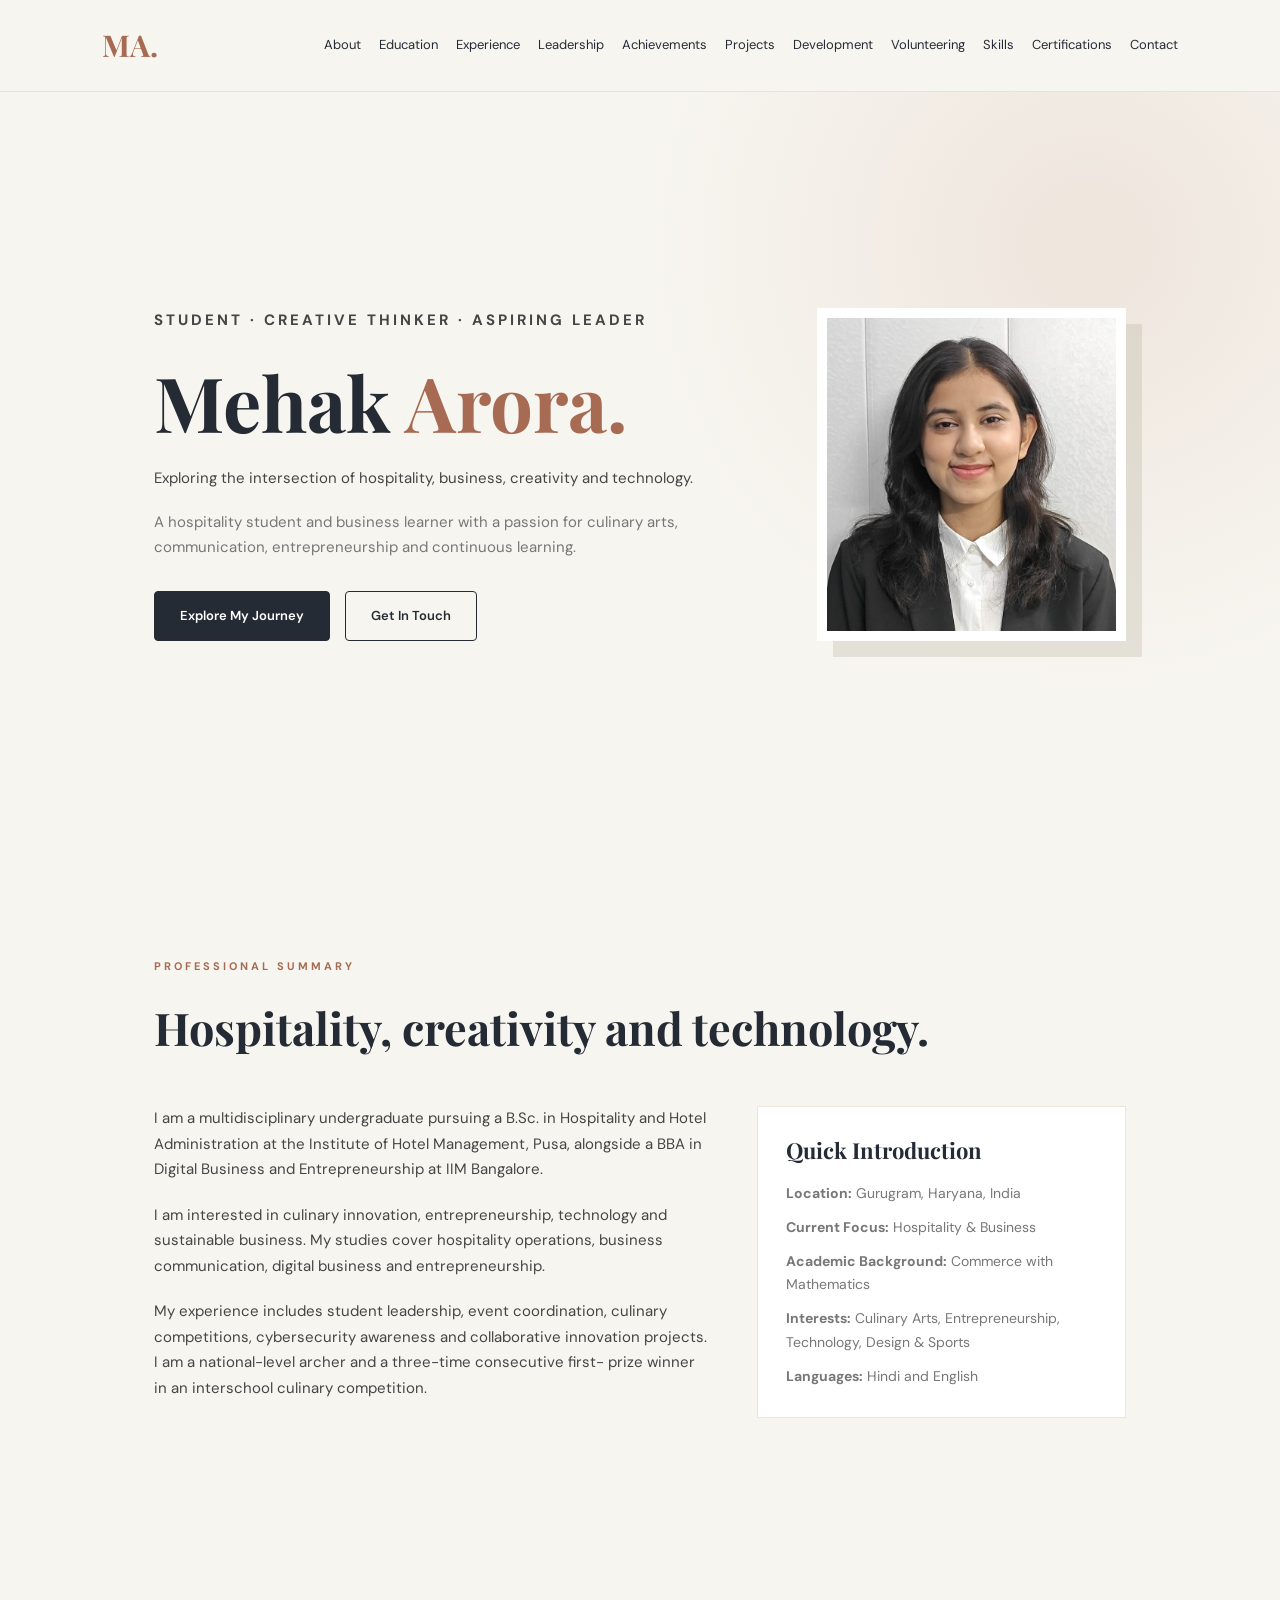
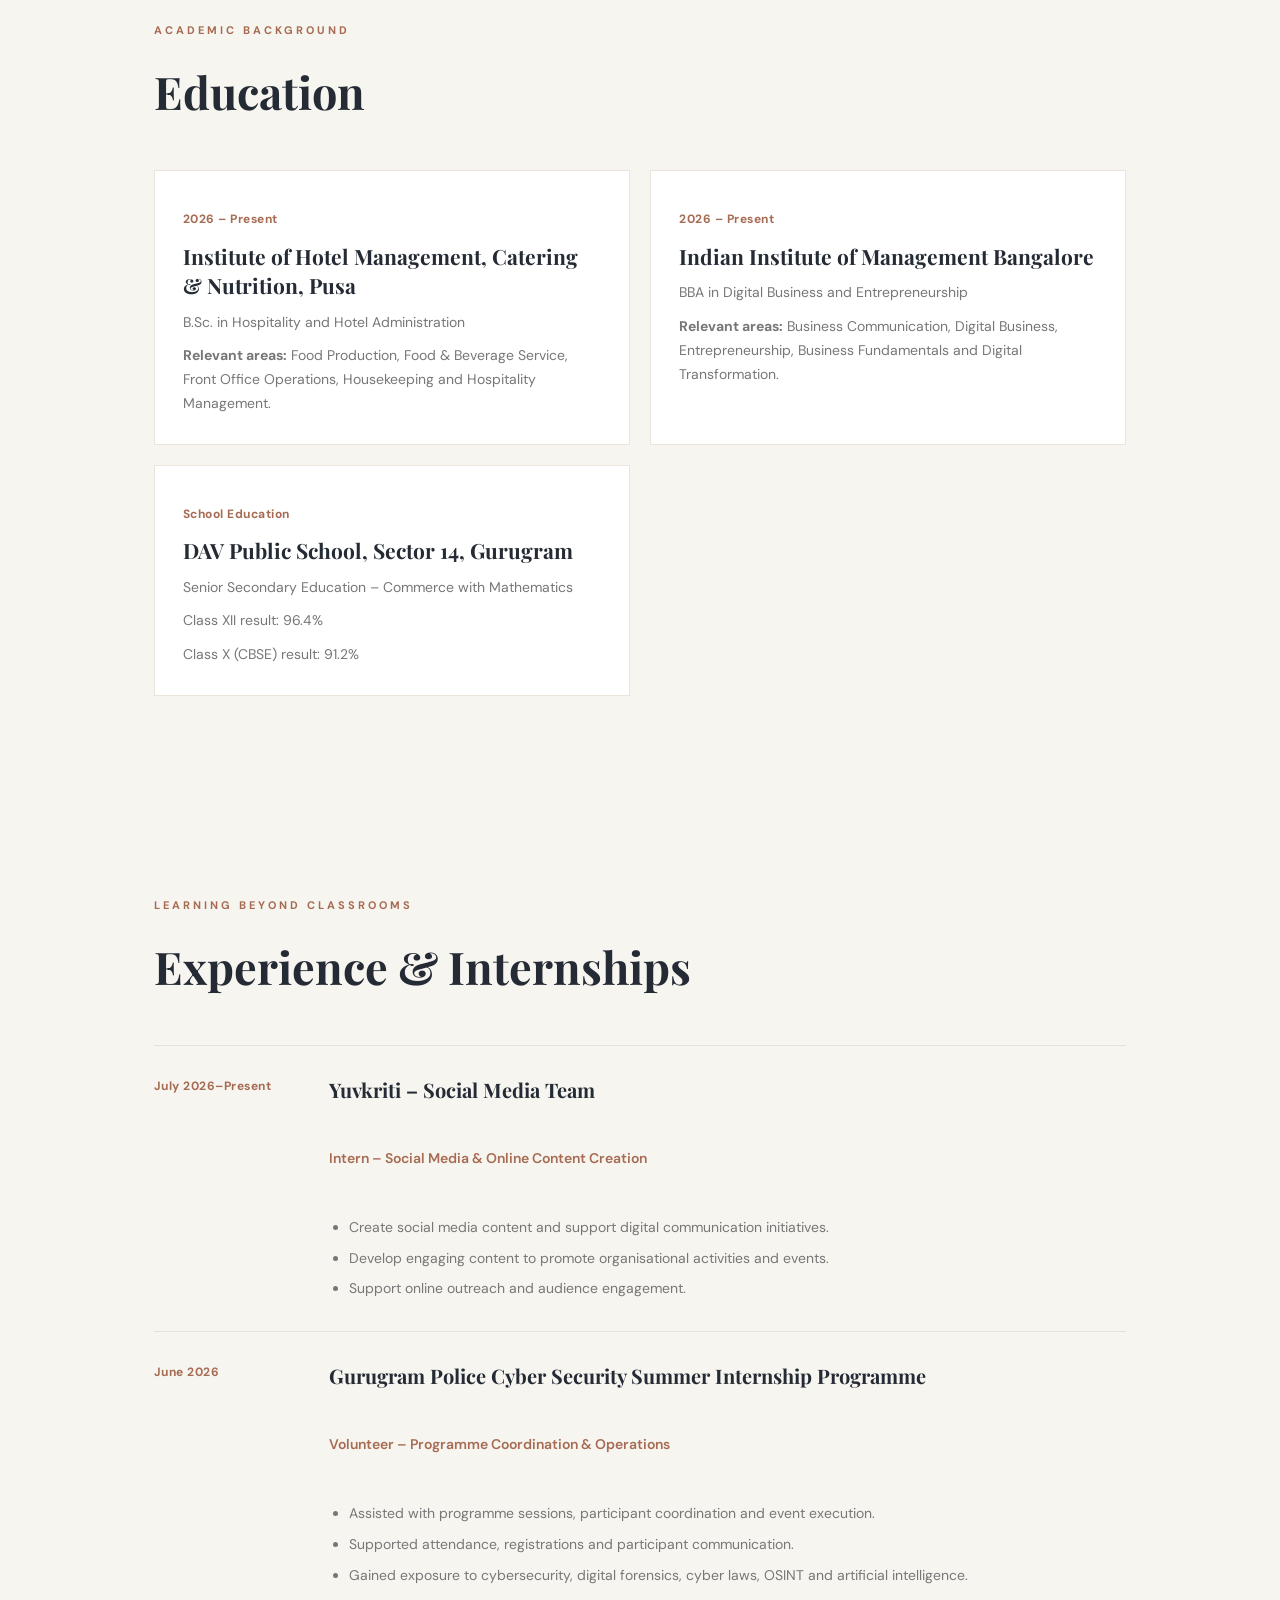
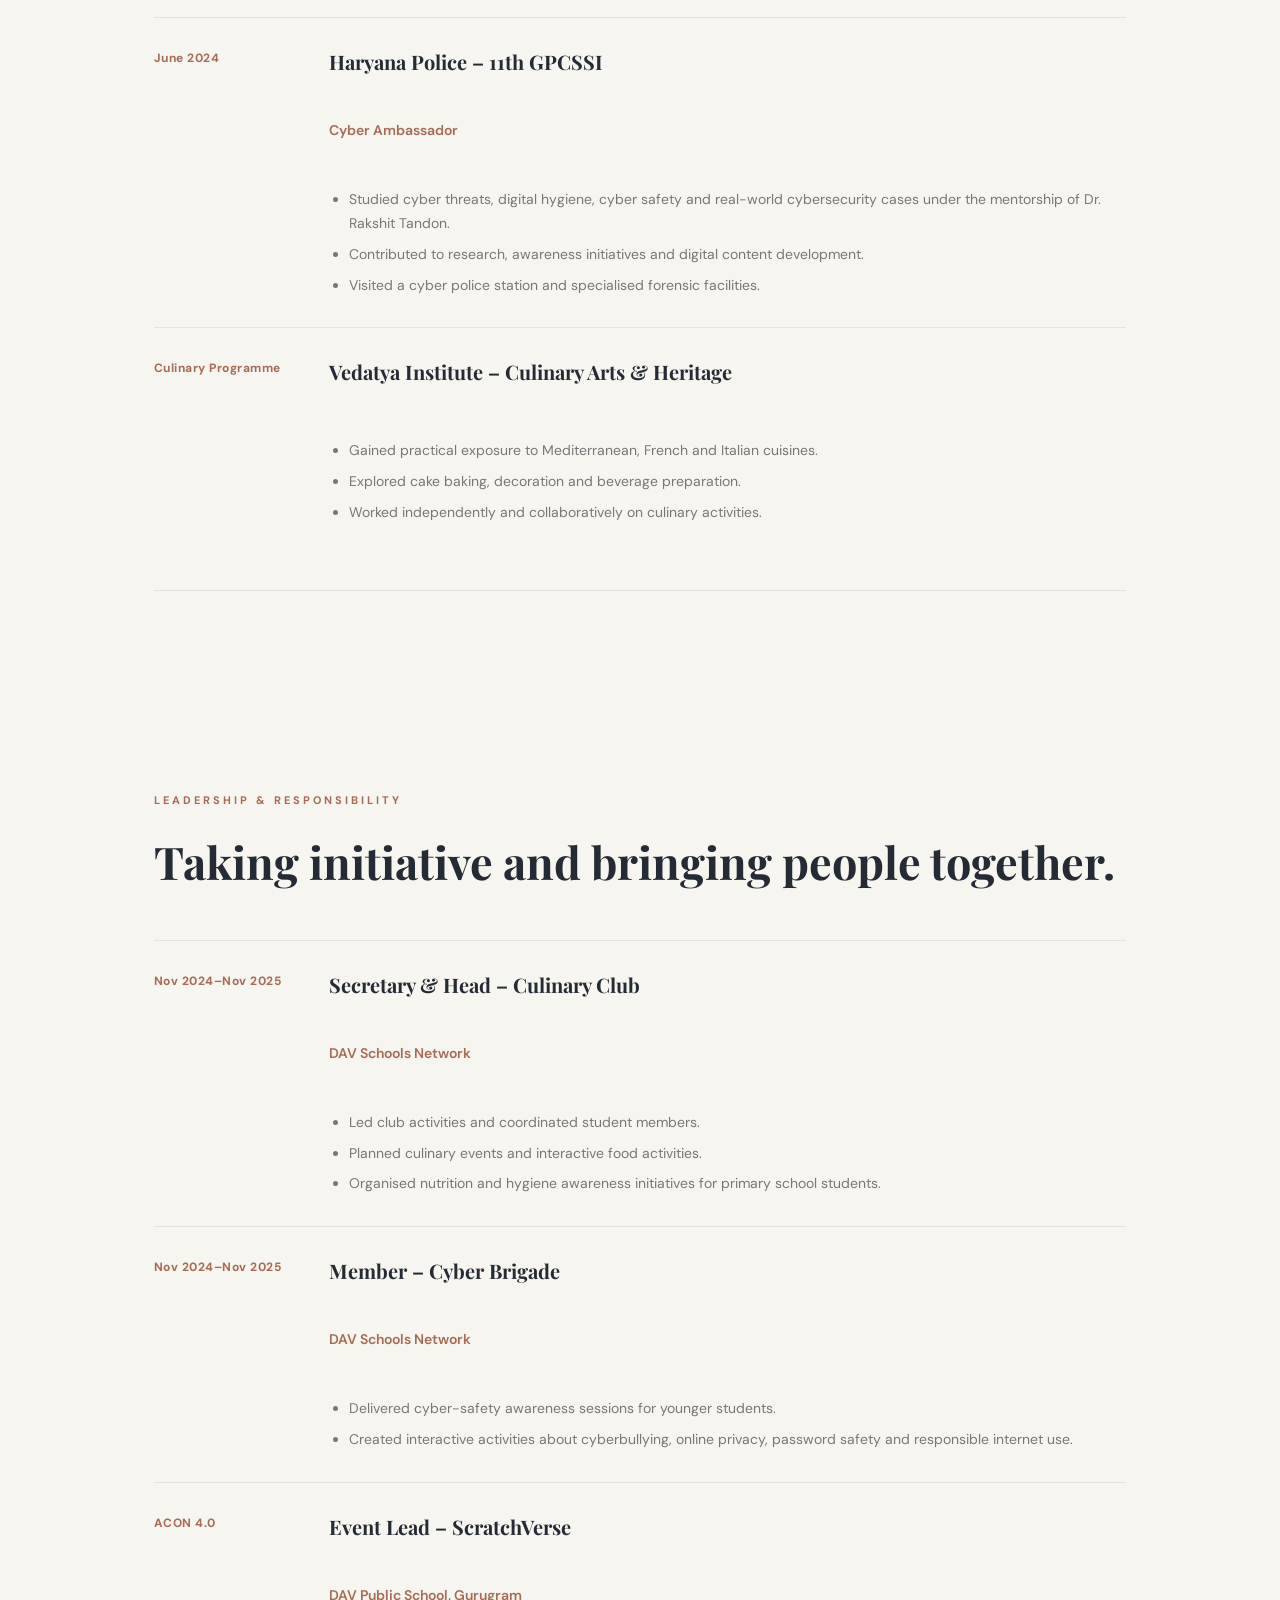
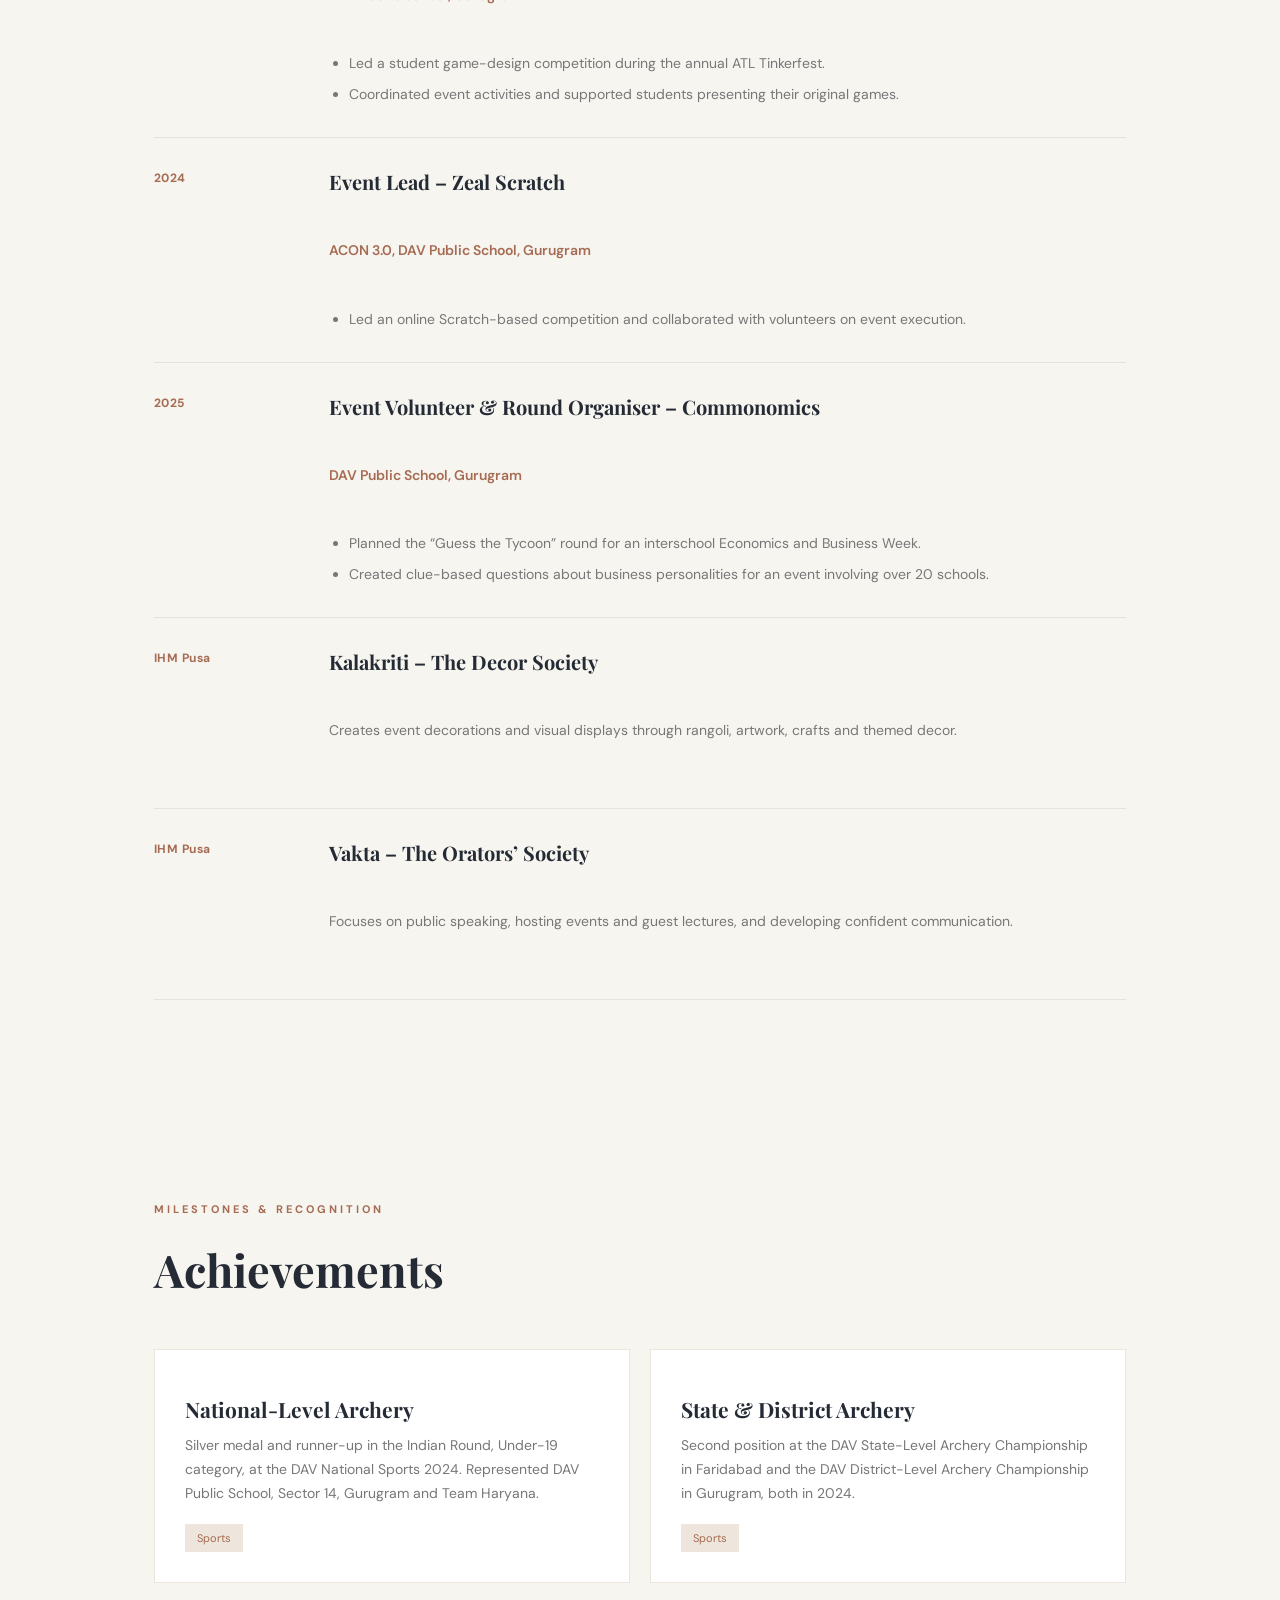
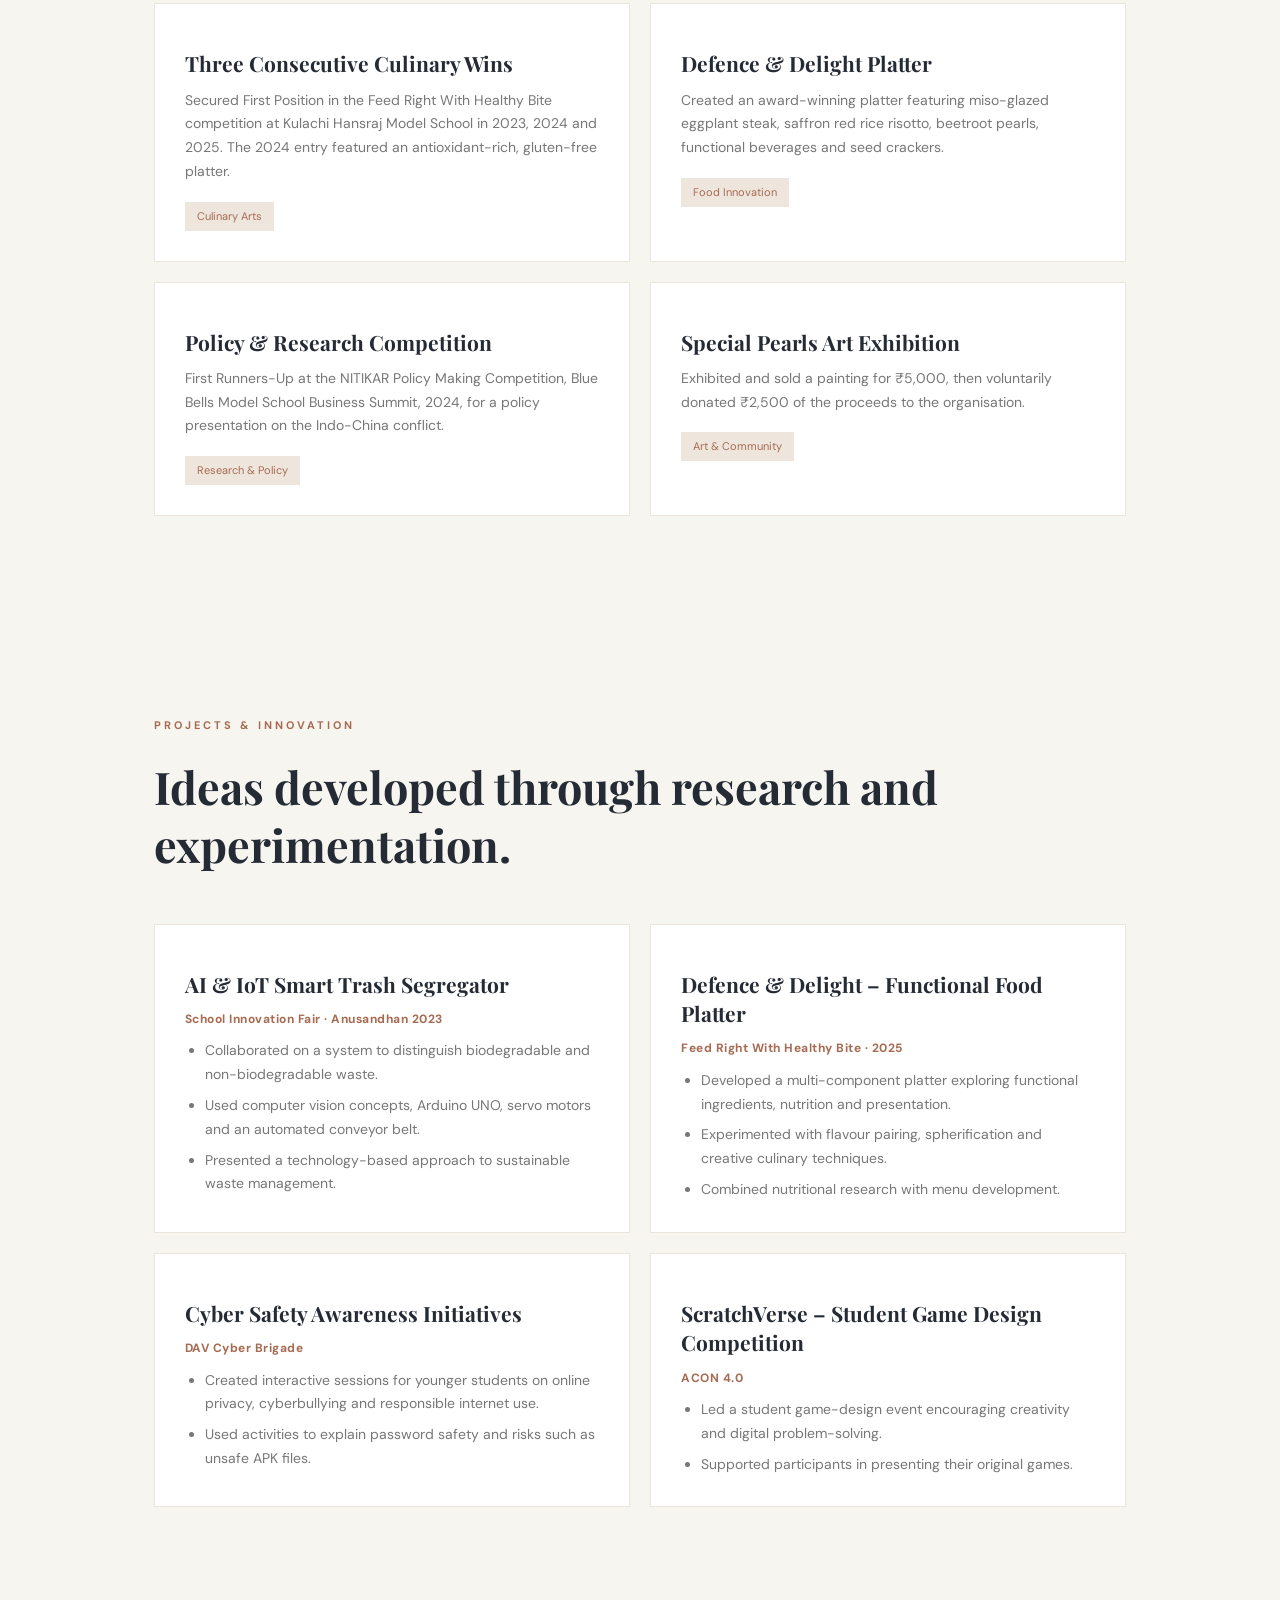
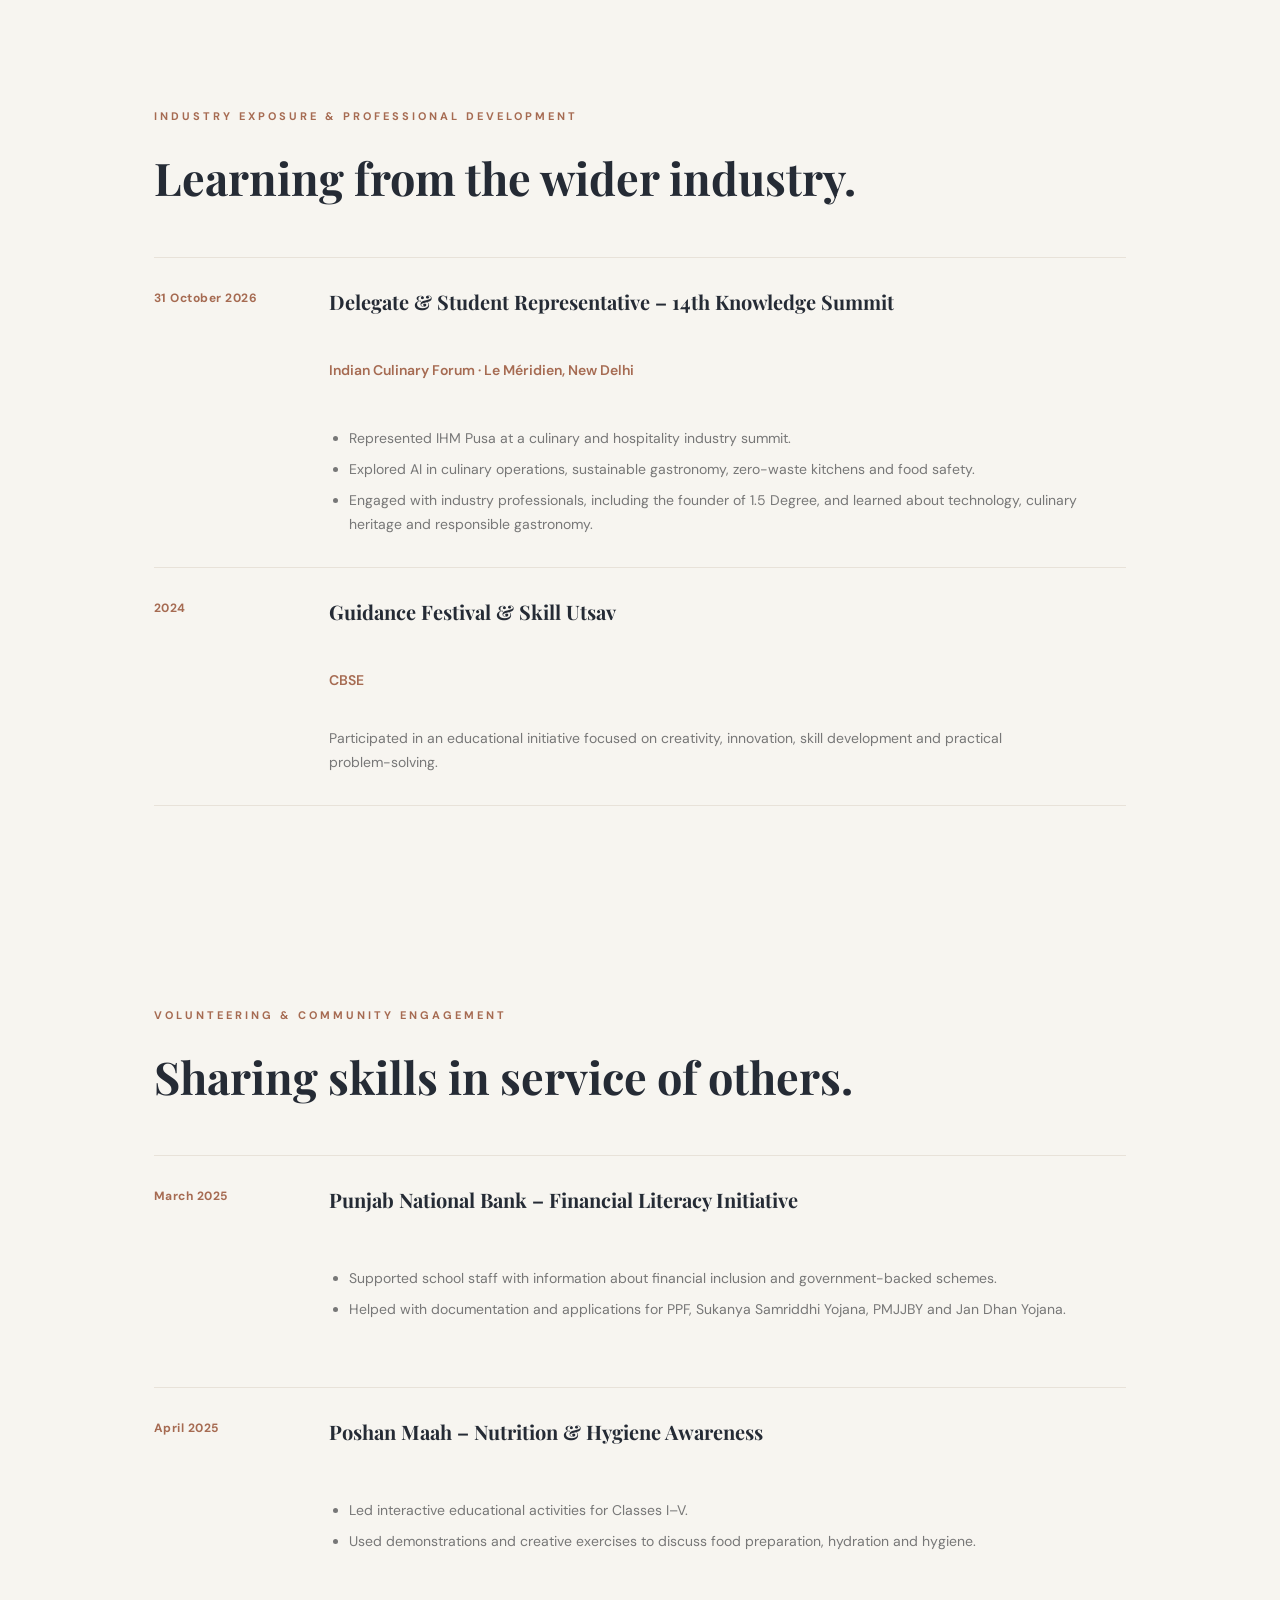
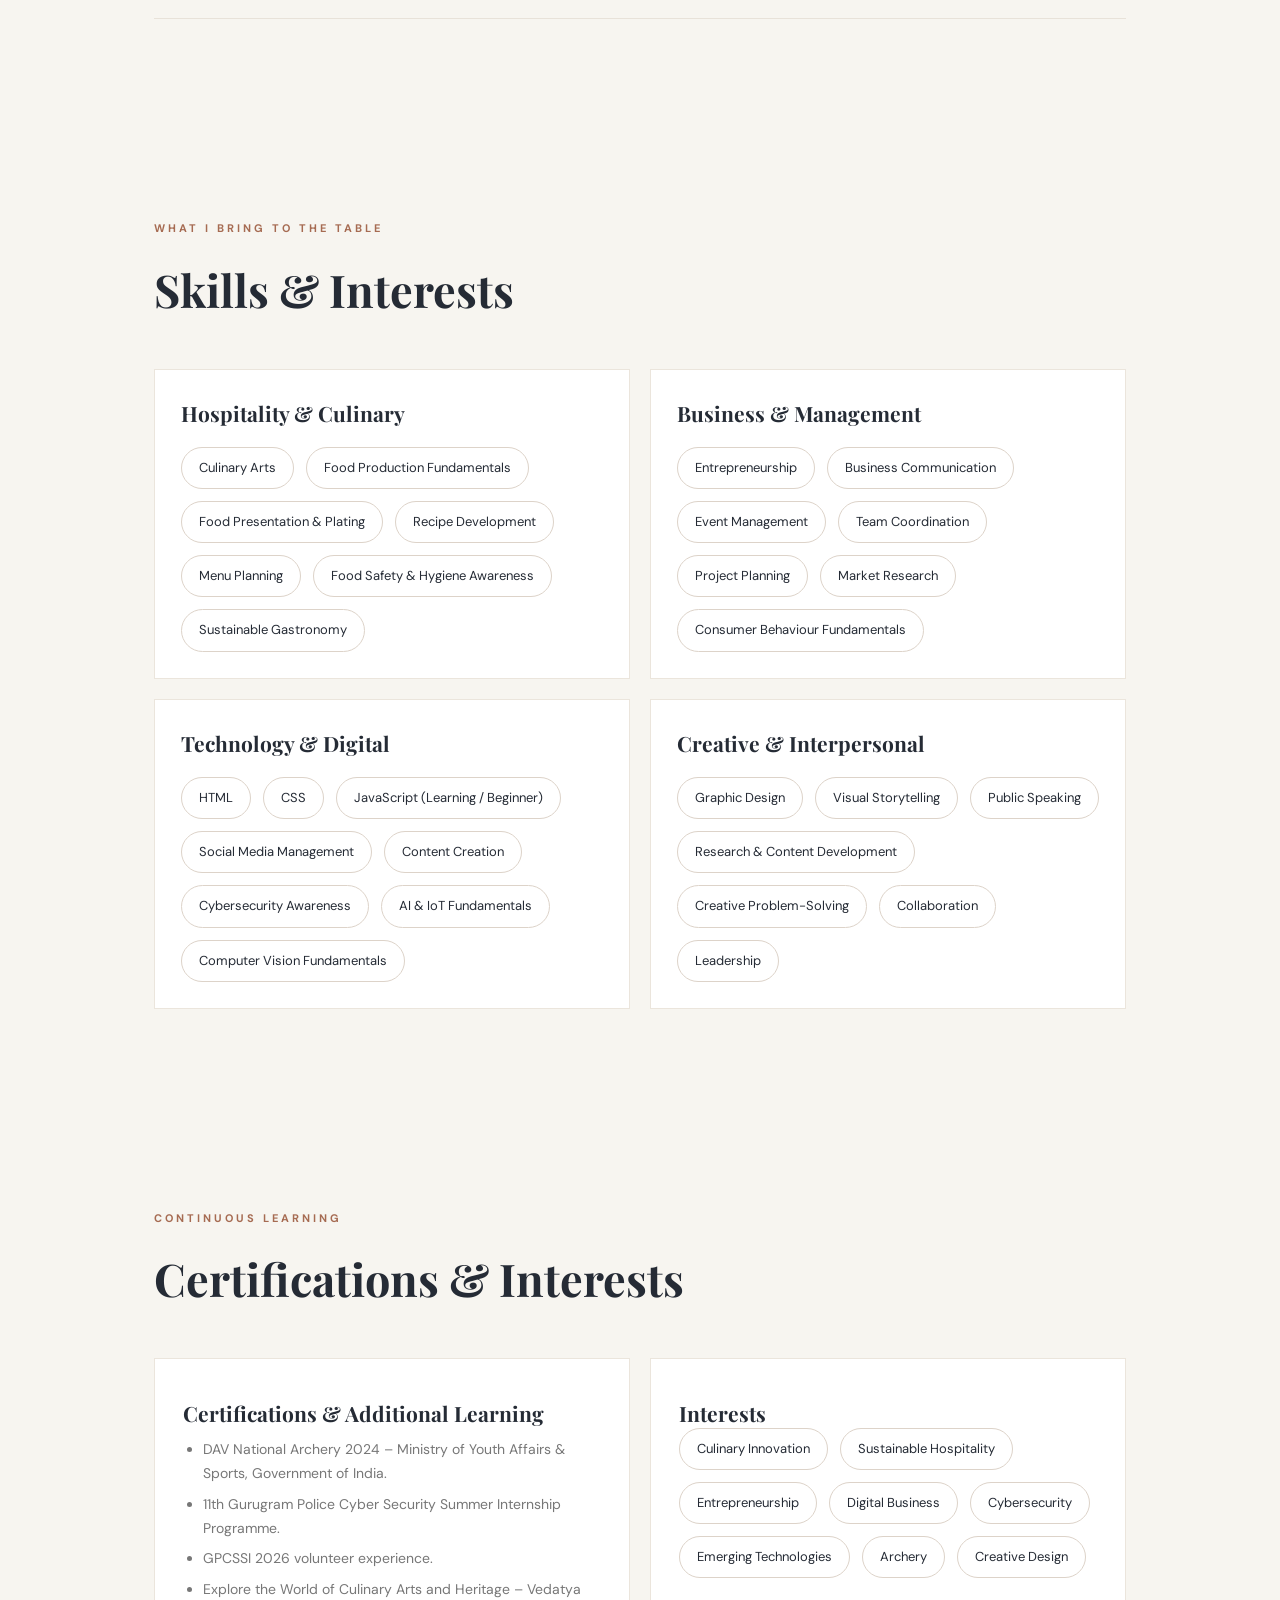
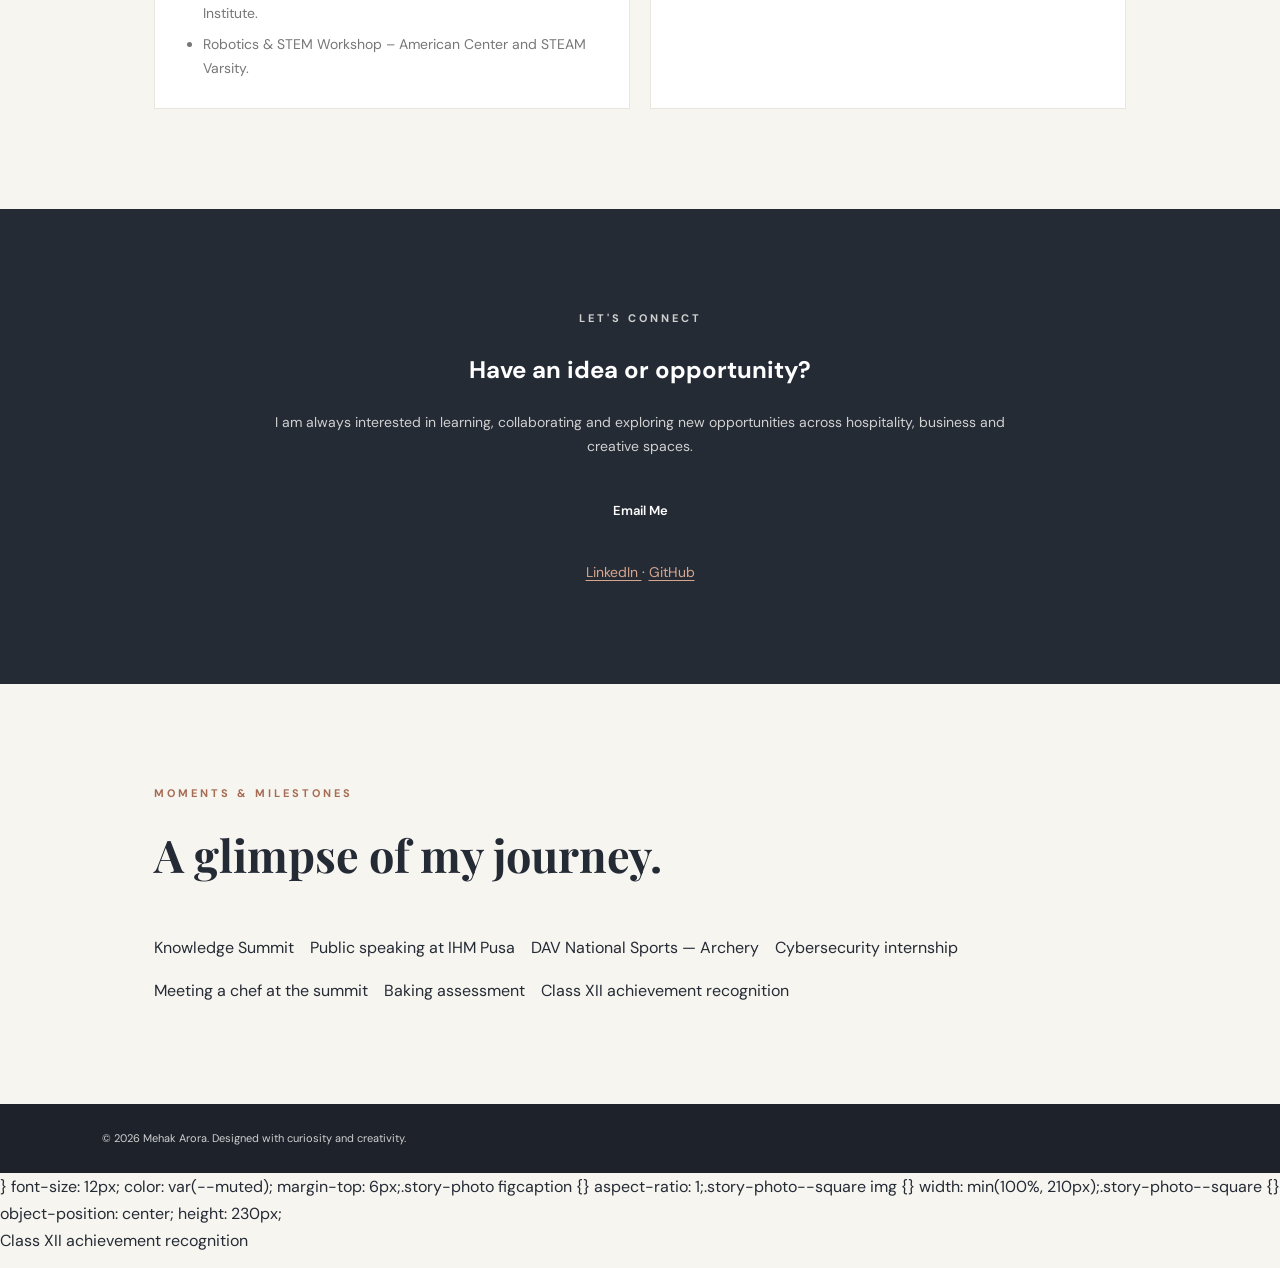
<file: index.html>
<!DOCTYPE html>
<html lang="en">
<head>
    <meta charset="UTF-8">
    <meta name="viewport" content="width=device-width, initial-scale=1.0">
    <title>Mehak Arora | Personal Portfolio</title>
    <meta
        name="description"
        content="Mehak Arora's resume: hospitality, education, leadership, experience and skills."
    >

    <link rel="stylesheet" href="style.css">

    <link rel="preconnect" href="https://fonts.googleapis.com">
    <link rel="preconnect" href="https://fonts.gstatic.com" crossorigin>
    <link
        href="https://fonts.googleapis.com/css2?family=DM+Sans:wght@400;500;600;700&family=Playfair+Display:wght@500;600;700&display=swap"
        rel="stylesheet"
    >
</head>

<body>

    <!-- NAVIGATION -->
    <header class="navbar">
        <a href="#home" class="logo">MA.</a>

        <nav class="nav-links" aria-label="Main navigation">
            <a href="#about">About</a>
            <a href="#education">Education</a>
            <a href="#experience">Experience</a>
            <a href="#leadership">Leadership</a>
            <a href="#achievements">Achievements</a>
            <a href="#projects">Projects</a>
            <a href="#development">Development</a>
            <a href="#volunteering">Volunteering</a>
            <a href="#skills">Skills</a>
            <a href="#additional">Certifications</a>
            <a href="#contact">Contact</a>
        </nav>
    </header>


    <!-- HERO SECTION -->
    <section class="hero" id="home">
    <div class="hero-layout">
        <div class="hero-content">
            <p class="eyebrow">STUDENT · CREATIVE THINKER · ASPIRING LEADER</p>
            <h1>Mehak <span>Arora.</span></h1>
            <p class="hero-text">
                Exploring the intersection of hospitality, business,
                creativity and technology.
            </p>
            <p>
                A hospitality student and business learner with a passion
                for culinary arts, communication, entrepreneurship and
                continuous learning.
            </p>
            <div class="hero-buttons">
                <a href="#about" class="btn">Explore My Journey</a>
                <a href="#contact" class="btn btn-outline">Get In Touch</a>
            </div>
        </div>

       <figure class="hero-photo-frame">
    <img
        class="hero-photo"
        src="mehak-photo.jpeg"
        alt="Portrait of Mehak Arora"
    >
</figure>
    </div>
</section>
 


    <!-- ABOUT ME -->
    <section class="section" id="about">

        <div class="section-heading">
            <p class="eyebrow">PROFESSIONAL SUMMARY</p>
            <h2>Hospitality, creativity and technology.</h2>
        </div>

        <div class="about-grid">

            <div class="about-text">
                <p>
                    I am a multidisciplinary undergraduate pursuing a
                    B.Sc. in Hospitality and Hotel Administration at the
                    Institute of Hotel Management, Pusa, alongside a BBA
                    in Digital Business and Entrepreneurship at IIM Bangalore.
                </p>

                <p>
                    I am interested in culinary innovation, entrepreneurship,
                    technology and sustainable business. My studies cover
                    hospitality operations, business communication, digital
                    business and entrepreneurship.
                </p>

                <p>
                    My experience includes student leadership, event
                    coordination, culinary competitions, cybersecurity
                    awareness and collaborative innovation projects. I am a
                    national-level archer and a three-time consecutive first-
                    prize winner in an interschool culinary competition.
                </p>
            </div>

            <div class="info-card">
                <h3>Quick Introduction</h3>

                <p><strong>Location:</strong> Gurugram, Haryana, India</p>
                <p><strong>Current Focus:</strong> Hospitality & Business</p>
                <p><strong>Academic Background:</strong> Commerce with Mathematics</p>
                <p><strong>Interests:</strong> Culinary Arts, Entrepreneurship,
                    Technology, Design & Sports</p>
                <p><strong>Languages:</strong> Hindi and English</p>
            </div>

        </div>
    </section>


    <!-- EDUCATION -->
    <section class="section" id="education">

        <div class="section-heading">
            <p class="eyebrow">ACADEMIC BACKGROUND</p>
            <h2>Education</h2>
        </div>

        <div class="education-grid">

            <div class="card">
                <p class="card-date">2026 – Present</p>
                <h3>Institute of Hotel Management, Catering &amp; Nutrition, Pusa</h3>
                <p>B.Sc. in Hospitality and Hotel Administration</p>
                <p>
                    <strong>Relevant areas:</strong> Food Production, Food &amp;
                    Beverage Service, Front Office Operations, Housekeeping and
                    Hospitality Management.
                </p>
            </div>

            <div class="card">
                <p class="card-date">2026 – Present</p>
                <h3>Indian Institute of Management Bangalore</h3>
                <p>BBA in Digital Business and Entrepreneurship</p>
                <p>
                    <strong>Relevant areas:</strong> Business Communication,
                    Digital Business, Entrepreneurship, Business Fundamentals
                    and Digital Transformation.
                </p>
            </div>

            <div class="card">
                <p class="card-date">School Education</p>
                <h3>DAV Public School, Sector 14, Gurugram</h3>
                <p>Senior Secondary Education – Commerce with Mathematics</p>
                <p>Class XII result: 96.4%</p>
                <p>Class X (CBSE) result: 91.2%</p>
            </div>

        </div>
    </section>


    <!-- EXPERIENCE -->
    <section class="section" id="experience">

        <div class="section-heading">
            <p class="eyebrow">LEARNING BEYOND CLASSROOMS</p>
            <h2>Experience &amp; Internships</h2>
        </div>

        <div class="experience-list">

            <div class="experience-item">
                <p class="card-date">July 2026–Present</p>
                <h3>Yuvkriti – Social Media Team</h3>
                <p class="experience-role">Intern – Social Media &amp; Online Content Creation</p>
                <ul class="resume-points">
                    <li>Create social media content and support digital communication initiatives.</li>
                    <li>Develop engaging content to promote organisational activities and events.</li>
                    <li>Support online outreach and audience engagement.</li>
                </ul>
            </div>

            <div class="experience-item">
                <p class="card-date">June 2026</p>
                <h3>Gurugram Police Cyber Security Summer Internship Programme</h3>
                <p class="experience-role">Volunteer – Programme Coordination &amp; Operations</p>
                <ul class="resume-points">
                    <li>Assisted with programme sessions, participant coordination and event execution.</li>
                    <li>Supported attendance, registrations and participant communication.</li>
                    <li>
                        Gained exposure to cybersecurity, digital forensics,
                        cyber laws, OSINT and artificial intelligence.
                    </li>
                </ul>
            </div>

            <div class="experience-item">
                <p class="card-date">June 2024</p>
                <h3>Haryana Police – 11th GPCSSI</h3>
                <p class="experience-role">Cyber Ambassador</p>
                <ul class="resume-points">
                    <li>
                        Studied cyber threats, digital hygiene, cyber safety
                        and real-world cybersecurity cases under the
                        mentorship of Dr. Rakshit Tandon.
                    </li>
                    <li>Contributed to research, awareness initiatives and digital content development.</li>
                    <li>Visited a cyber police station and specialised forensic facilities.</li>
                </ul>
            </div>

            <div class="experience-item">
                <p class="card-date">Culinary Programme</p>
                <h3>Vedatya Institute – Culinary Arts &amp; Heritage</h3>
                <ul class="resume-points">
                    <li>Gained practical exposure to Mediterranean, French and Italian cuisines.</li>
                    <li>Explored cake baking, decoration and beverage preparation.</li>
                    <li>Worked independently and collaboratively on culinary activities.</li>
                </ul>
            </div>

        </div>
    </section>

    <!-- LEADERSHIP -->
    <section class="section" id="leadership">
        <div class="section-heading">
            <p class="eyebrow">LEADERSHIP &amp; RESPONSIBILITY</p>
            <h2>Taking initiative and bringing people together.</h2>
        </div>

        <div class="experience-list">
            <div class="experience-item">
                <p class="card-date">Nov 2024–Nov 2025</p>
                <h3>Secretary &amp; Head – Culinary Club</h3>
                <p class="experience-role">DAV Schools Network</p>
                <ul class="resume-points">
                    <li>Led club activities and coordinated student members.</li>
                    <li>Planned culinary events and interactive food activities.</li>
                    <li>Organised nutrition and hygiene awareness initiatives for primary school students.</li>
                </ul>
            </div>

            <div class="experience-item">
                <p class="card-date">Nov 2024–Nov 2025</p>
                <h3>Member – Cyber Brigade</h3>
                <p class="experience-role">DAV Schools Network</p>
                <ul class="resume-points">
                    <li>Delivered cyber-safety awareness sessions for younger students.</li>
                    <li>
                        Created interactive activities about cyberbullying,
                        online privacy, password safety and responsible
                        internet use.
                    </li>
                </ul>
            </div>

            <div class="experience-item">
                <p class="card-date">ACON 4.0</p>
                <h3>Event Lead – ScratchVerse</h3>
                <p class="experience-role">DAV Public School, Gurugram</p>
                <ul class="resume-points">
                    <li>Led a student game-design competition during the annual ATL Tinkerfest.</li>
                    <li>Coordinated event activities and supported students presenting their original games.</li>
                </ul>
            </div>

            <div class="experience-item">
                <p class="card-date">2024</p>
                <h3>Event Lead – Zeal Scratch</h3>
                <p class="experience-role">ACON 3.0, DAV Public School, Gurugram</p>
                <ul class="resume-points">
                    <li>
                        Led an online Scratch-based competition and
                        collaborated with volunteers on event execution.
                    </li>
                </ul>
            </div>

            <div class="experience-item">
                <p class="card-date">2025</p>
                <h3>Event Volunteer &amp; Round Organiser – Commonomics</h3>
                <p class="experience-role">DAV Public School, Gurugram</p>
                <ul class="resume-points">
                    <li>Planned the “Guess the Tycoon” round for an interschool Economics and Business Week.</li>
                    <li>
                        Created clue-based questions about business
                        personalities for an event involving over 20 schools.
                    </li>
                </ul>
            </div>

            <div class="experience-item">
                <p class="card-date">IHM Pusa</p>
                <h3>Kalakriti – The Decor Society</h3>
                <p>Creates event decorations and visual displays through rangoli, artwork, crafts and themed decor.</p>
            </div>

            <div class="experience-item">
                <p class="card-date">IHM Pusa</p>
                <h3>Vakta – The Orators’ Society</h3>
                <p>
                    Focuses on public speaking, hosting events and guest
                    lectures, and developing confident communication.
                </p>
            </div>
        </div>
    </section>


    <!-- ACHIEVEMENTS -->
    <section class="section" id="achievements">

        <div class="section-heading">
            <p class="eyebrow">MILESTONES & RECOGNITION</p>
            <h2>Achievements</h2>
        </div>

        <div class="achievement-grid">

            <div class="achievement-card">
                <h3>National-Level Archery</h3>
                <p>
                    Silver medal and runner-up in the Indian Round,
                    Under-19 category, at the DAV National Sports 2024.
                    Represented DAV Public School, Sector 14, Gurugram
                    and Team Haryana.
                </p>
                <span>Sports</span>
            </div>

            <div class="achievement-card">
                <h3>State &amp; District Archery</h3>
                <p>
                    Second position at the DAV State-Level Archery
                    Championship in Faridabad and the DAV District-Level
                    Archery Championship in Gurugram, both in 2024.
                </p>
                <span>Sports</span>
            </div>

            <div class="achievement-card">
                <h3>Three Consecutive Culinary Wins</h3>
                <p>
                    Secured First Position in the Feed Right With
                    Healthy Bite competition at Kulachi Hansraj Model
                    School in 2023, 2024 and 2025.
                    The 2024 entry featured an antioxidant-rich,
                    gluten-free platter.
                </p>
                <span>Culinary Arts</span>
            </div>

            <div class="achievement-card">
                <h3>Defence & Delight Platter</h3>
                <p>
                    Created an award-winning platter featuring
                    miso-glazed eggplant steak, saffron red rice risotto,
                    beetroot pearls, functional beverages and seed crackers.
                </p>
                <span>Food Innovation</span>
            </div>

            <div class="achievement-card">
                <h3>Policy & Research Competition</h3>
                <p>
                    First Runners-Up at the NITIKAR Policy Making
                    Competition, Blue Bells Model School Business Summit,
                    2024, for a policy presentation on the Indo-China conflict.
                </p>
                <span>Research & Policy</span>
            </div>

            <div class="achievement-card">
                <h3>Special Pearls Art Exhibition</h3>
                <p>
                    Exhibited and sold a painting for ₹5,000, then
                    voluntarily donated ₹2,500 of the proceeds to the
                    organisation.
                </p>
                <span>Art &amp; Community</span>
            </div>

        </div>
    </section>

    <!-- PROJECTS -->
    <section class="section" id="projects">
        <div class="section-heading">
            <p class="eyebrow">PROJECTS &amp; INNOVATION</p>
            <h2>Ideas developed through research and experimentation.</h2>
        </div>

        <div class="achievement-grid">
            <article class="achievement-card">
                <h3>AI &amp; IoT Smart Trash Segregator</h3>
                <p class="card-date">School Innovation Fair · Anusandhan 2023</p>
                <ul class="resume-points">
                    <li>Collaborated on a system to distinguish biodegradable and non-biodegradable waste.</li>
                    <li>Used computer vision concepts, Arduino UNO, servo motors and an automated conveyor belt.</li>
                    <li>Presented a technology-based approach to sustainable waste management.</li>
                </ul>
            </article>

            <article class="achievement-card">
                <h3>Defence &amp; Delight – Functional Food Platter</h3>
                <p class="card-date">Feed Right With Healthy Bite · 2025</p>
                <ul class="resume-points">
                    <li>
                        Developed a multi-component platter exploring
                        functional ingredients, nutrition and presentation.
                    </li>
                    <li>Experimented with flavour pairing, spherification and creative culinary techniques.</li>
                    <li>Combined nutritional research with menu development.</li>
                </ul>
            </article>

            <article class="achievement-card">
                <h3>Cyber Safety Awareness Initiatives</h3>
                <p class="card-date">DAV Cyber Brigade</p>
                <ul class="resume-points">
                    <li>
                        Created interactive sessions for younger students on
                        online privacy, cyberbullying and responsible internet
                        use.
                    </li>
                    <li>Used activities to explain password safety and risks such as unsafe APK files.</li>
                </ul>
            </article>

            <article class="achievement-card">
                <h3>ScratchVerse – Student Game Design Competition</h3>
                <p class="card-date">ACON 4.0</p>
                <ul class="resume-points">
                    <li>
                        Led a student game-design event encouraging creativity
                        and digital problem-solving.
                    </li>
                    <li>Supported participants in presenting their original games.</li>
                </ul>
            </article>
        </div>
    </section>

    <!-- PROFESSIONAL DEVELOPMENT -->
    <section class="section" id="development">
        <div class="section-heading">
            <p class="eyebrow">INDUSTRY EXPOSURE &amp; PROFESSIONAL DEVELOPMENT</p>
            <h2>Learning from the wider industry.</h2>
        </div>

        <div class="experience-list">
            <div class="experience-item">
                <p class="card-date">31 October 2026</p>
                <h3>Delegate &amp; Student Representative – 14th Knowledge Summit</h3>
                <p class="experience-role">Indian Culinary Forum · Le Méridien, New Delhi</p>
                <ul class="resume-points">
                    <li>Represented IHM Pusa at a culinary and hospitality industry summit.</li>
                    <li>
                        Explored AI in culinary operations, sustainable
                        gastronomy, zero-waste kitchens and food safety.
                    </li>
                    <li>
                        Engaged with industry professionals, including the
                        founder of 1.5 Degree, and learned about technology,
                        culinary heritage and responsible gastronomy.
                    </li>
                </ul>
            </div>

            <div class="experience-item">
                <p class="card-date">2024</p>
                <h3>Guidance Festival &amp; Skill Utsav</h3>
                <p class="experience-role">CBSE</p>
                <p>
                    Participated in an educational initiative focused on
                    creativity, innovation, skill development and practical
                    problem-solving.
                </p>
            </div>
        </div>
    </section>

    <!-- VOLUNTEERING -->
    <section class="section" id="volunteering">
        <div class="section-heading">
            <p class="eyebrow">VOLUNTEERING &amp; COMMUNITY ENGAGEMENT</p>
            <h2>Sharing skills in service of others.</h2>
        </div>

        <div class="experience-list">
            <div class="experience-item">
                <p class="card-date">March 2025</p>
                <h3>Punjab National Bank – Financial Literacy Initiative</h3>
                <ul class="resume-points">
                    <li>
                        Supported school staff with information about
                        financial inclusion and government-backed schemes.
                    </li>
                    <li>
                        Helped with documentation and applications for PPF,
                        Sukanya Samriddhi Yojana, PMJJBY and Jan Dhan Yojana.
                    </li>
                </ul>
            </div>

            <div class="experience-item">
                <p class="card-date">April 2025</p>
                <h3>Poshan Maah – Nutrition &amp; Hygiene Awareness</h3>
                <ul class="resume-points">
                    <li>Led interactive educational activities for Classes I–V.</li>
                    <li>
                        Used demonstrations and creative exercises to discuss
                        food preparation, hydration and hygiene.
                    </li>
                </ul>
            </div>
        </div>
    </section>


    <!-- SKILLS -->
    <section class="section" id="skills">

        <div class="section-heading">
            <p class="eyebrow">WHAT I BRING TO THE TABLE</p>
            <h2>Skills & Interests</h2>
        </div>

        <div class="skills-groups">
            <article class="skill-group">
                <h3>Hospitality &amp; Culinary</h3>
                <div class="skills-list">
                    <span>Culinary Arts</span>
                    <span>Food Production Fundamentals</span>
                    <span>Food Presentation &amp; Plating</span>
                    <span>Recipe Development</span>
                    <span>Menu Planning</span>
                    <span>Food Safety &amp; Hygiene Awareness</span>
                    <span>Sustainable Gastronomy</span>
                </div>
            </article>

            <article class="skill-group">
                <h3>Business &amp; Management</h3>
                <div class="skills-list">
                    <span>Entrepreneurship</span>
                    <span>Business Communication</span>
                    <span>Event Management</span>
                    <span>Team Coordination</span>
                    <span>Project Planning</span>
                    <span>Market Research</span>
                    <span>Consumer Behaviour Fundamentals</span>
                </div>
            </article>

            <article class="skill-group">
                <h3>Technology &amp; Digital</h3>
                <div class="skills-list">
                    <span>HTML</span>
                    <span>CSS</span>
                    <span>JavaScript (Learning / Beginner)</span>
                    <span>Social Media Management</span>
                    <span>Content Creation</span>
                    <span>Cybersecurity Awareness</span>
                    <span>AI &amp; IoT Fundamentals</span>
                    <span>Computer Vision Fundamentals</span>
                </div>
            </article>

            <article class="skill-group">
                <h3>Creative &amp; Interpersonal</h3>
                <div class="skills-list">
                    <span>Graphic Design</span>
                    <span>Visual Storytelling</span>
                    <span>Public Speaking</span>
                    <span>Research &amp; Content Development</span>
                    <span>Creative Problem-Solving</span>
                    <span>Collaboration</span>
                    <span>Leadership</span>
                </div>
            </article>
        </div>

    </section>

    <!-- CERTIFICATIONS & INTERESTS -->
    <section class="section" id="additional">
        <div class="section-heading">
            <p class="eyebrow">CONTINUOUS LEARNING</p>
            <h2>Certifications &amp; Interests</h2>
        </div>

        <div class="education-grid">
            <article class="card">
                <h3>Certifications &amp; Additional Learning</h3>
                <ul class="resume-points">
                    <li>DAV National Archery 2024 – Ministry of Youth Affairs &amp; Sports, Government of India.</li>
                    <li>11th Gurugram Police Cyber Security Summer Internship Programme.</li>
                    <li>GPCSSI 2026 volunteer experience.</li>
                    <li>Explore the World of Culinary Arts and Heritage – Vedatya Institute.</li>
                    <li>Robotics &amp; STEM Workshop – American Center and STEAM Varsity.</li>
                </ul>
            </article>

            <article class="card">
                <h3>Interests</h3>
                <div class="skills-list">
                    <span>Culinary Innovation</span>
                    <span>Sustainable Hospitality</span>
                    <span>Entrepreneurship</span>
                    <span>Digital Business</span>
                    <span>Cybersecurity</span>
                    <span>Emerging Technologies</span>
                    <span>Archery</span>
                    <span>Creative Design</span>
                </div>
            </article>
        </div>
    </section>


    <!-- CONTACT -->
    <section class="section" id="contact">

        <div class="contact-box">

            <p class="eyebrow">LET'S CONNECT</p>

            <h2>Have an idea or opportunity?</h2>

            <p>
                I am always interested in learning, collaborating
                and exploring new opportunities across hospitality,
                business and creative spaces.
            </p>

            <a href="mailto:your-email@example.com" class="btn">
                Email Me
            </a>

            <p>
                <a href="https://www.linkedin.com/in/mehak-a-0730b3338/" target="_blank" rel="noopener noreferrer">
                    LinkedIn
                </a>
                <span aria-hidden="true"> · </span>
                <a href="https://github.com/mehak21adm-ctrl" target="_blank" rel="noopener noreferrer">
                    GitHub
                </a>
            </p>

        </div>

    </section>

    <!-- GALLERY -->
    <section class="section" id="gallery">
    <div class="section-heading">
        <p class="eyebrow">MOMENTS &amp; MILESTONES</p>
        <h2>A glimpse of my journey.</h2>
    </div>

    <div class="story-gallery">
        <figure class="story-photo story-photo--landscape">
            <img src="images/mehak1.jpg" alt="Mehak at the Knowledge Summit" loading="lazy">
            <figcaption>Knowledge Summit</figcaption>
        </figure>

        <figure class="story-photo story-photo--portrait">
            <img src="images/mehak2.png" alt="Mehak speaking at IHM Pusa" loading="lazy">
            <figcaption>Public speaking at IHM Pusa</figcaption>
        </figure>

        <figure class="story-photo story-photo--portrait">
            <img src="images/mehak3.jpeg" alt="Mehak holding her archery nationals trophy" loading="lazy">
            <figcaption>DAV National Sports — Archery</figcaption>
        </figure>

        <figure class="story-photo story-photo--square">
            <img src="images/mehak4.jpeg" alt="Mehak at the cybersecurity internship" loading="lazy">
            <figcaption>Cybersecurity internship</figcaption>
        </figure>

        <figure class="story-photo story-photo--landscape">
            <img src="images/mehak5.jpg" alt="Mehak with a chef at the Knowledge Summit" loading="lazy">
            <figcaption>Meeting a chef at the summit</figcaption>
        </figure>

        <figure class="story-photo story-photo--landscape">
            <img src="images/mehak6.jpg" alt="Mehak presenting her baking assessment at IHM Pusa" loading="lazy">
            <figcaption>Baking assessment</figcaption>
        </figure>

        <figure class="story-photo story-photo--landscape">
            <img src="images/mehak8.jpg" alt="Mehak receiving recognition for her Class XII result" loading="lazy">
            <figcaption>Class XII achievement recognition</figcaption>
        </figure>
    </div>
</section>


    <!-- FOOTER -->
    <footer class="footer">
        <p>© 2026 Mehak Arora. Designed with curiosity and creativity.</p>
    </footer>

</body>
</html>

<style>
@media (max-width: 600px) {
    .hero-layout {
        grid-template-columns: 1fr;
    }

    .hero-photo-frame {
        justify-self: center;
        width: min(100%, 320px);
        aspect-ratio: auto;
    }

    .hero-photo {
        position: static;
        width: 100%;
        height: auto;
        object-fit: contain;
    }
}

.story-gallery {
    display: flex;
    flex-wrap: wrap;
    gap: 16px;
    margin-top: 16px;
}

.story-photo {
    margin: 14px 0 0;
    max-width: 100%;
}

.story-gallery .story-photo {
    margin-top: 0;
}

.story-photo img {
    display: block;
    width: 100%;
    border: 1px solid #ebe5dc;
    object-fit: cover;
}

.story-photo--landscape {it">
    width: min(100%, 340px);src="images/mehak6.jpg" alt="Mehak presenting her baking assessment at IHM Pusa" loading="lazy">
}

.story-photo--landscape img {
    aspect-ratio: 16 / 9;
}</div>    </figure>        <figcaption>Baking assessment</figcaption>        <figcaption>Baking assessment</figcaption>
    </figure>
.story-photo--portrait {</div>
    width: min(100%, 170px);
}

.story-photo--portrait img {






















































</div>    </figure></div></figure></div>    </figure>        <figcaption>Baking assessment</figcaption>        <figcaption>Baking assessment</figcaption>    <figcaption>DAV National Sports — Archery</figcaption>    <img src="images/mehak3.jpeg" alt="Mehak holding her archery nationals trophy" loading="lazy"><figure class="story-photo story-photo--portrait"></div>    </figure>        <img src="images/mehak6.jpg" alt="Mehak presenting her baking assessment at IHM Pusa" loading="lazy">        <figcaption>Baking assessment</figcaption>igure class="story-photo story-photo--portrait">        <img src="images/mehak6.jpg" alt="Mehak presenting her baking assessment at IHM Pusa" loading="lazy">ary Assessment</h3>    <figure class="story-photo story-photo--portrait">    <h3>Culinary Assessment</h3>    <p class="card-date">IHM Pusa</p>    <div class="experience-item"></div>    </figure>    </figure>        <figcaption>Public speaking at IHM Pusa</figcaption>        <figcaption>DAV Cyber Brigade</figcaption>        <img src="images/mehak2.png" alt="Mehak speaking at IHM Pusa for Vakta" loading="lazy">     <img src="images/mehak2.png" alt="Mehak speaking at IHM Pusa for Vakta" loading="lazy">    <figure class="story-photo story-photo--square">e">igure class="story-photo story-photo--square">    </figure>        <figcaption>Cyber security internship</figcaption>        <img src="images/mehak4.jpeg" alt="Mehak at the cyber internship" loading="lazy">    <figure class="story-photo story-photo--landscape">    </figure>        <figcaption>Meeting a chef at the summit</figcaption>        <img src="images/mehak5.jpg" alt="Mehak with a chef at the Knowledge Summit" loading="lazy">    <figure class="story-photo story-photo--portrait">    </figure>        <figcaption>Knowledge Summit</figcaption>        <img src="images/mehak1.jpg" alt="Mehak at the Knowledge Summit" loading="lazy">    <figure class="story-photo story-photo--landscape"><div class="story-gallery"></style>}    font-size: 12px;    color: var(--muted);    margin-top: 6px;.story-photo figcaption {}    aspect-ratio: 1;.story-photo--square img {}    width: min(100%, 210px);.story-photo--square {}    object-position: center;    height: 230px;

</figure>    <figcaption>Class XII achievement recognition</figcaption>    <img src="images/mehak8.jpg" alt="Mehak receiving recognition for her Class XII result" loading="lazy"><figure class="story-photo story-photo--landscape">    </figure>
</div>
</file>
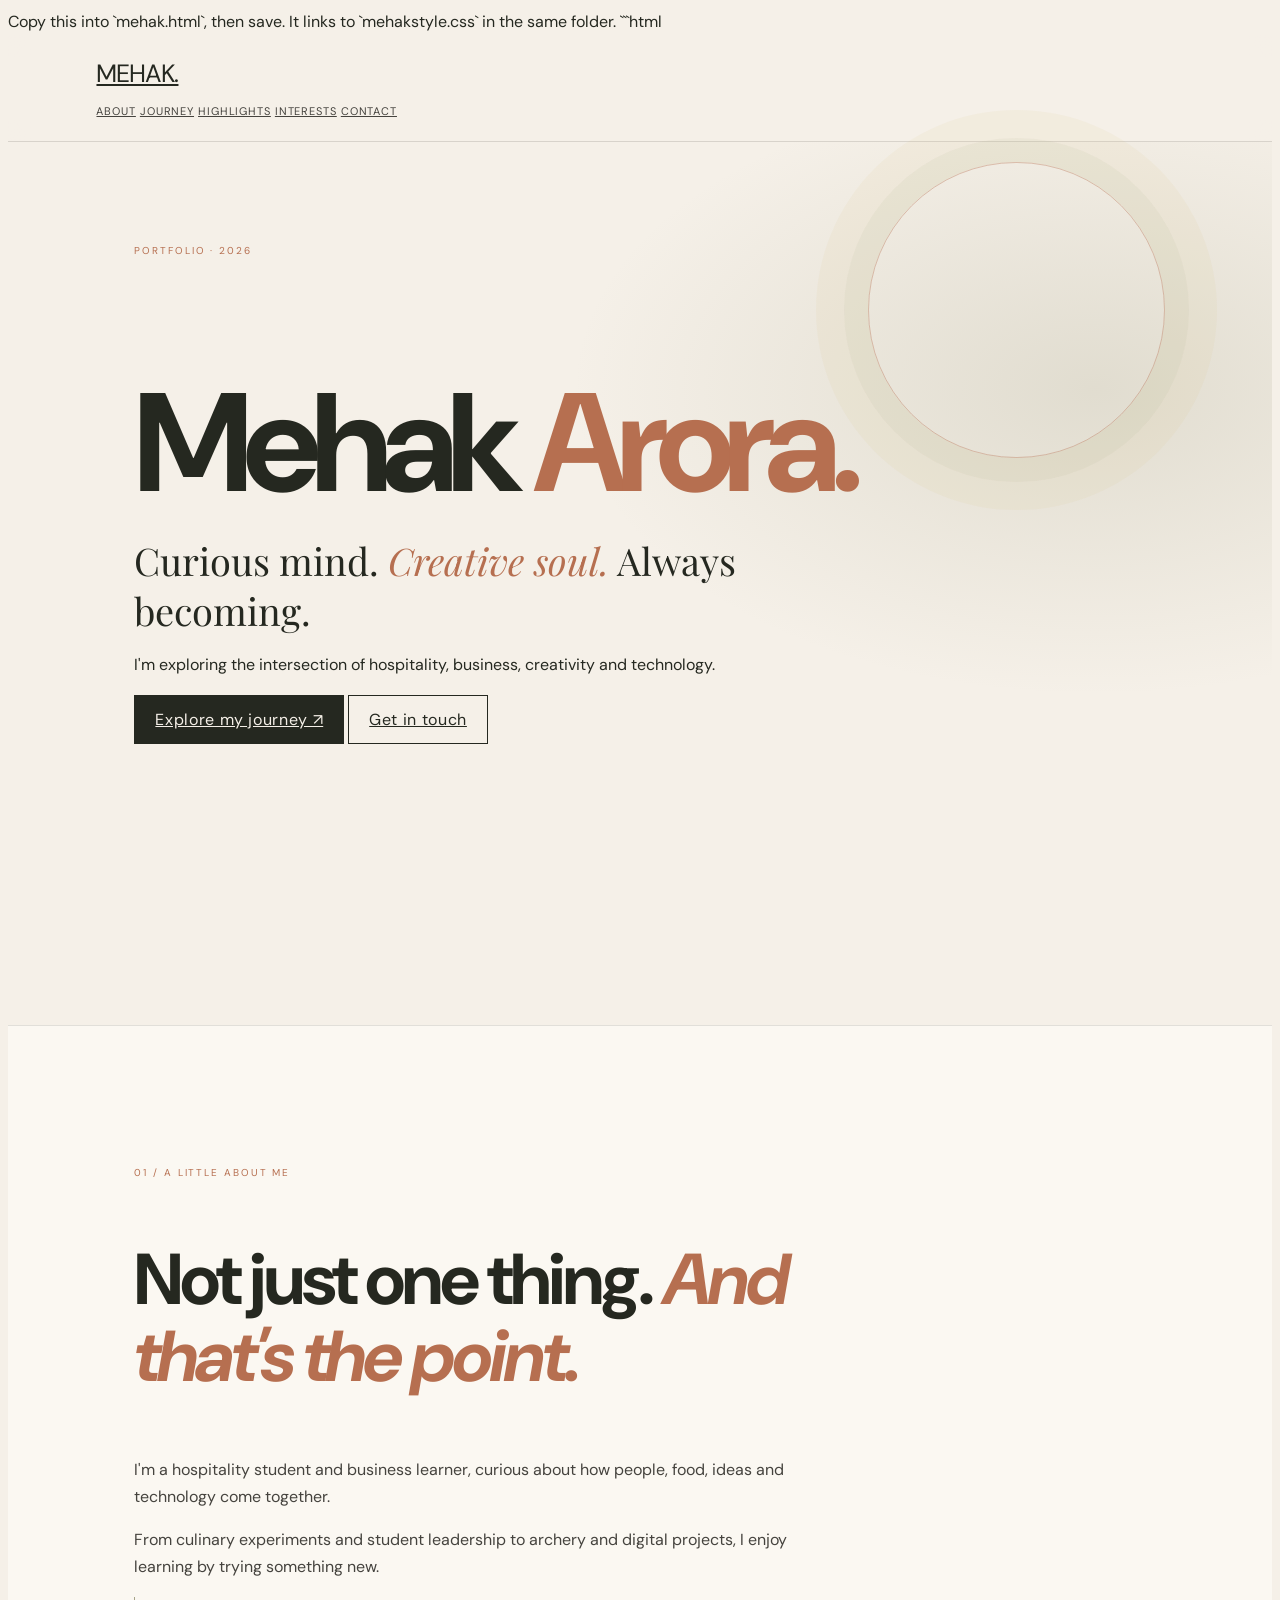
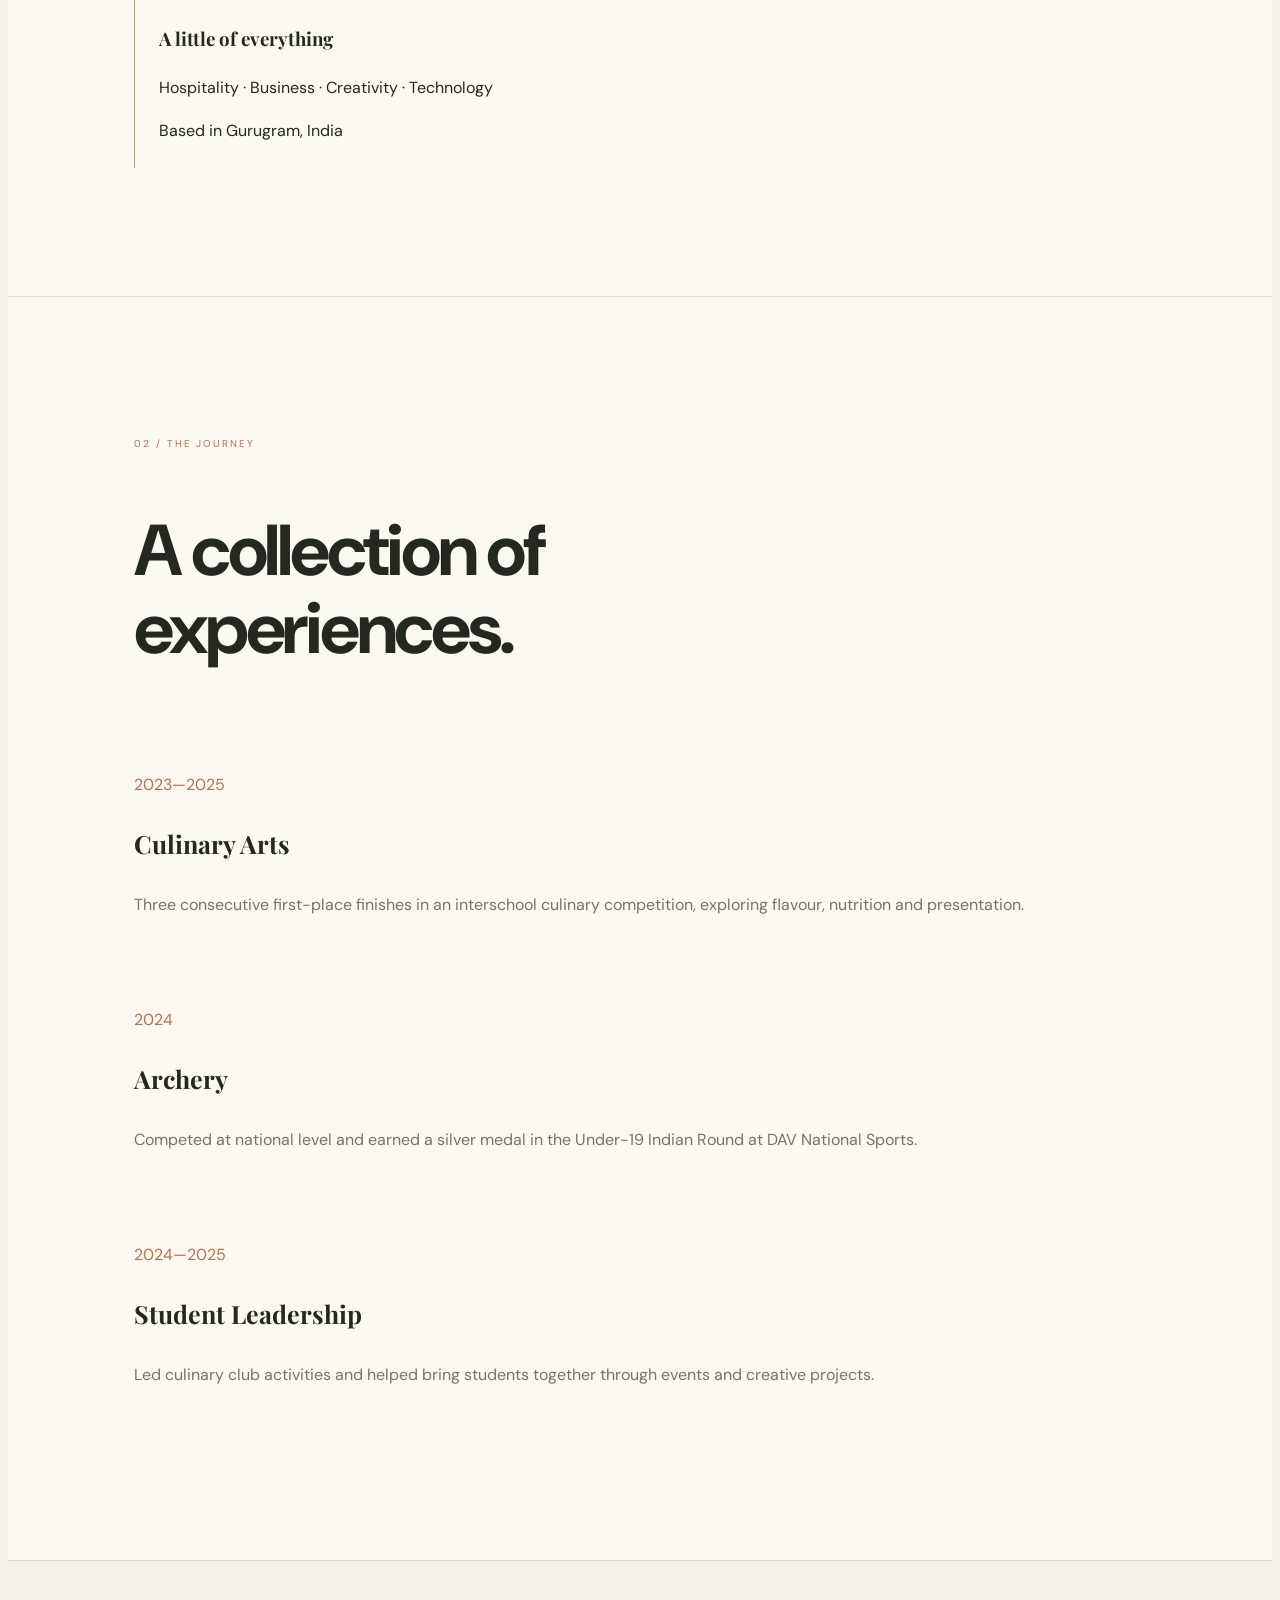
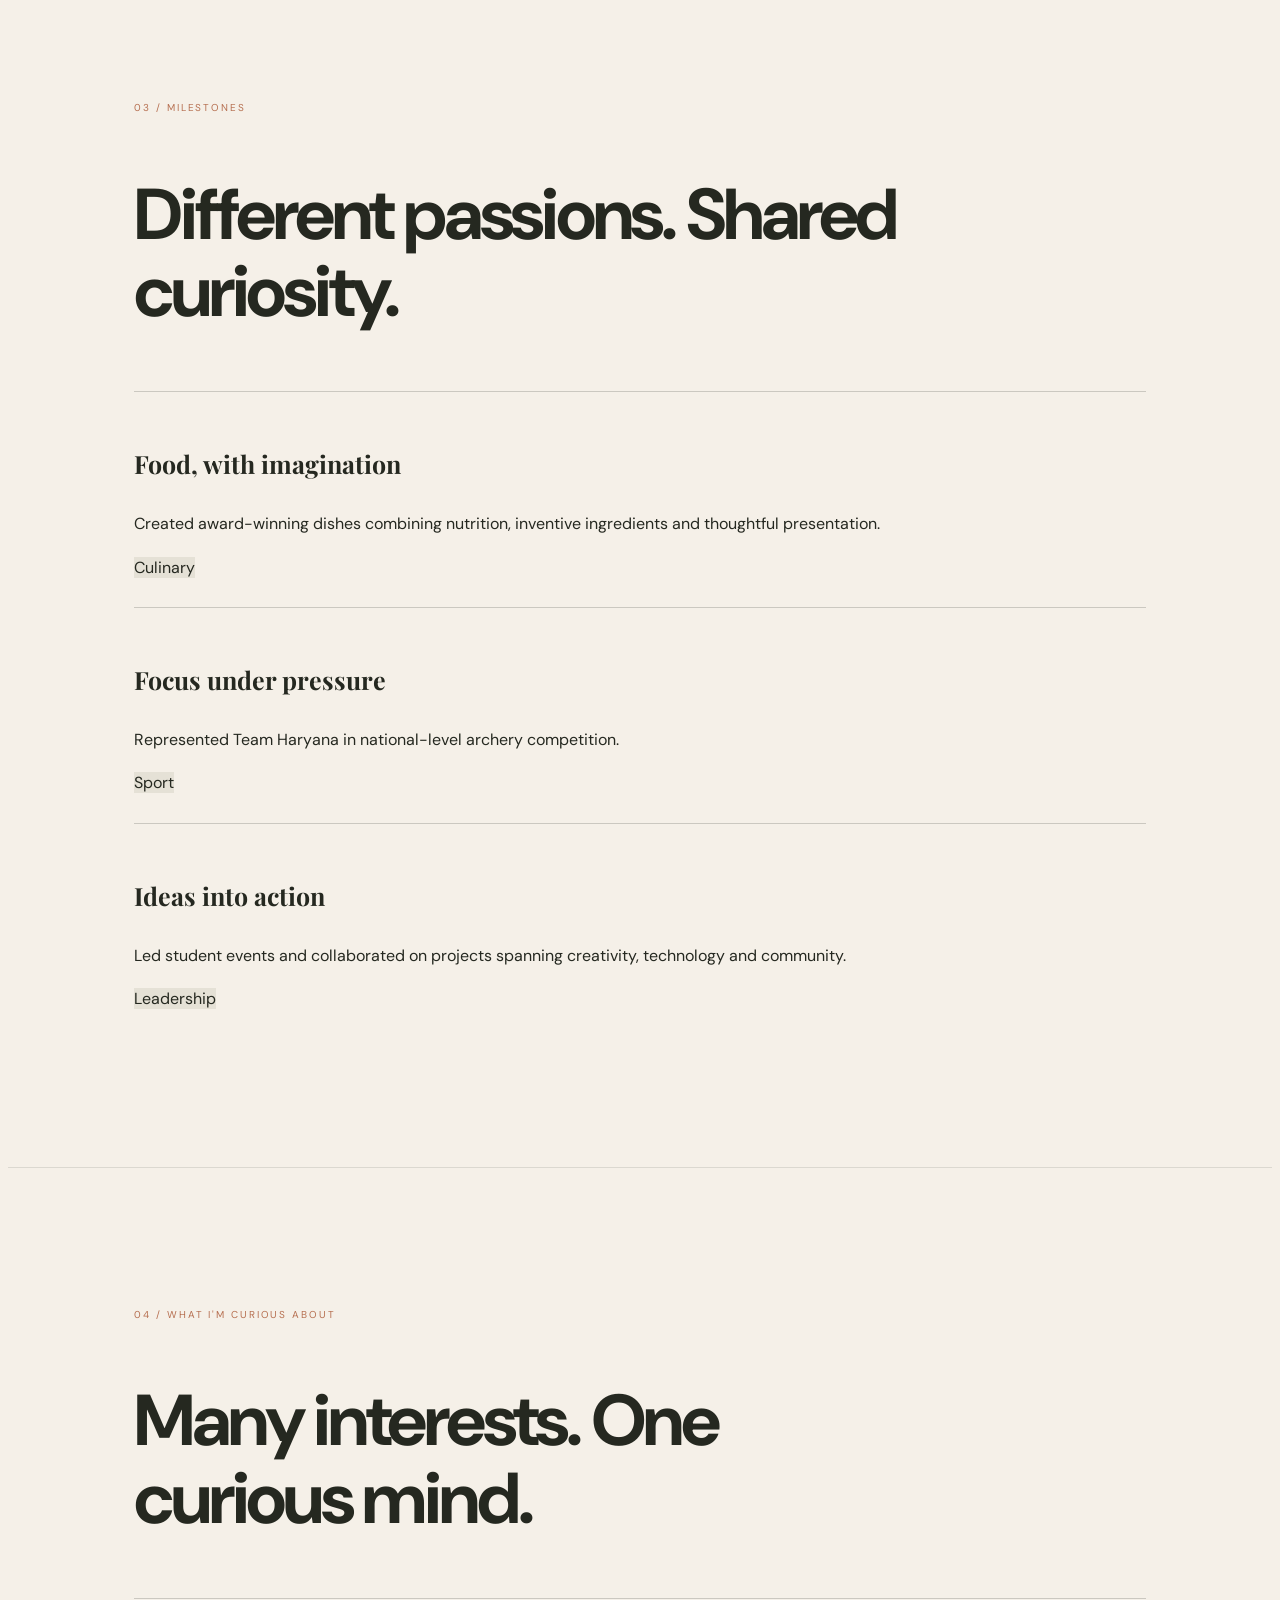
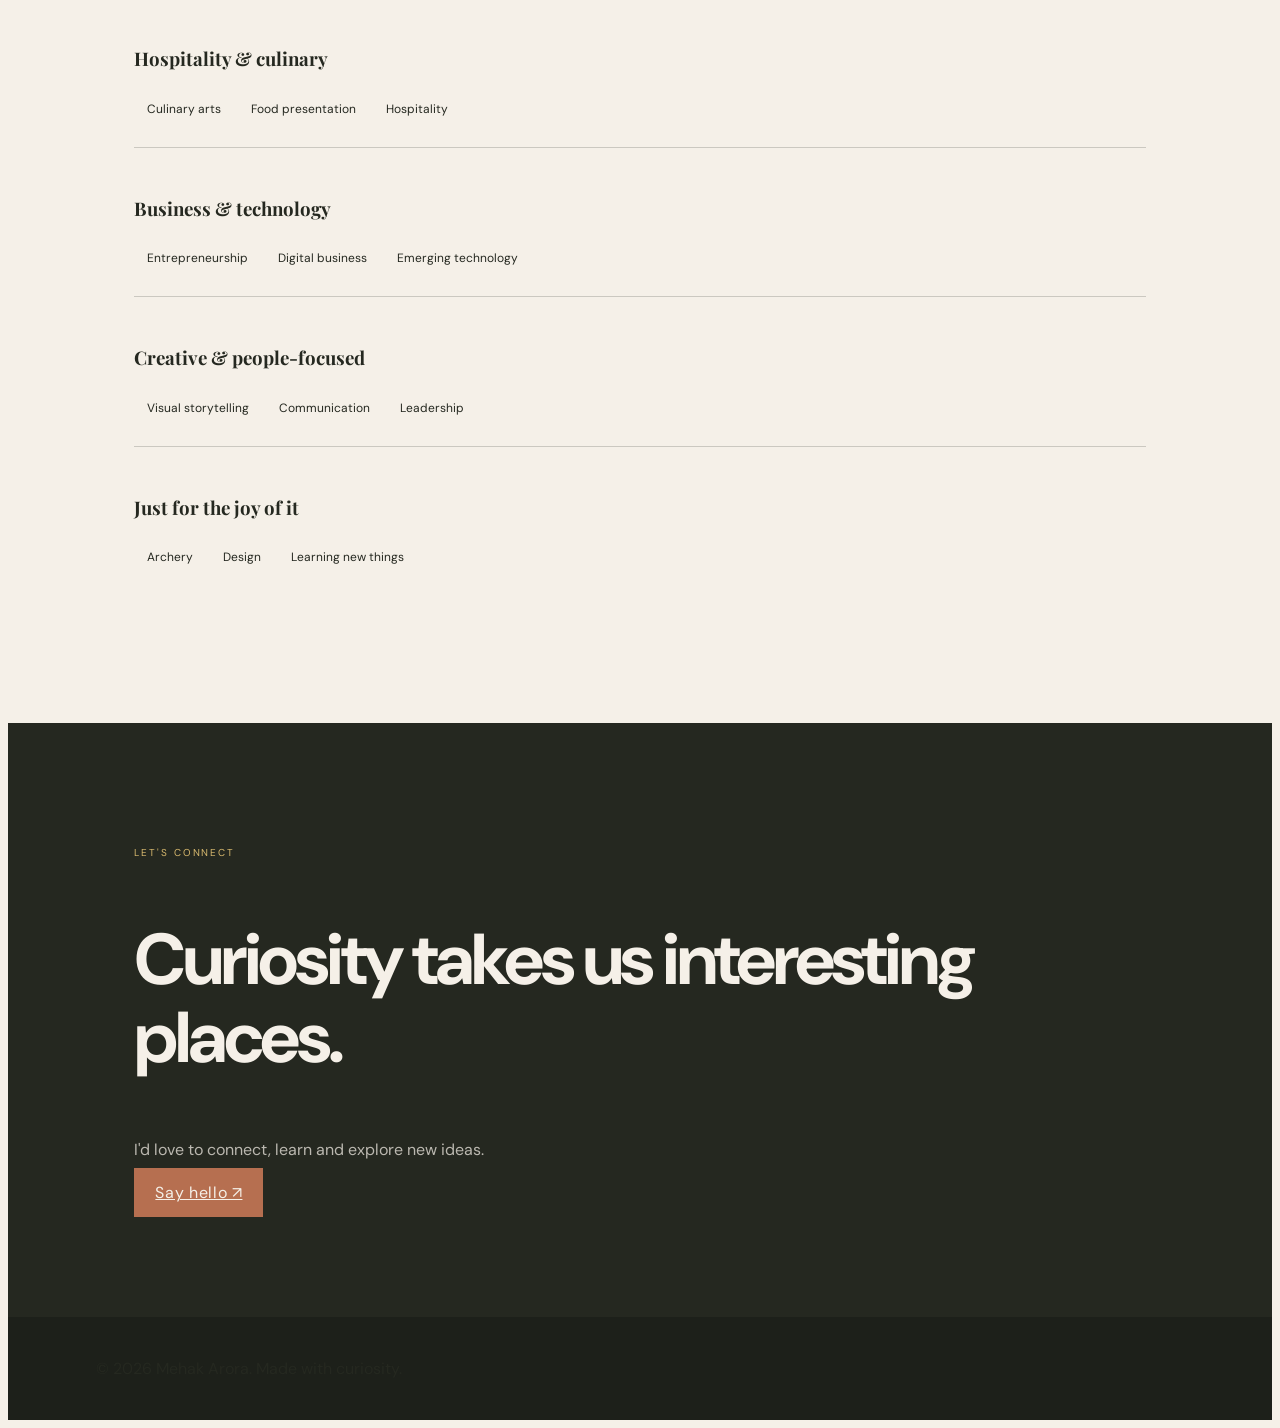
<file: mehak.html>
Copy this into `mehak.html`, then save. It links to `mehakstyle.css` in the same folder.

```html
<!DOCTYPE html>
<html lang="en">
<head>
    <meta charset="UTF-8">
    <meta name="viewport" content="width=device-width, initial-scale=1.0">
    <meta name="description" content="Mehak Arora — exploring hospitality, business, creativity and technology.">
    <title>Mehak Arora | Portfolio</title>

    <link rel="stylesheet" href="mehakstyle.css">
    <link rel="preconnect" href="https://fonts.googleapis.com">
    <link rel="preconnect" href="https://fonts.gstatic.com" crossorigin>
    <link href="https://fonts.googleapis.com/css2?family=DM+Sans:wght@400;500;600;700&family=Playfair+Display:ital,wght@0,500;0,600;0,700;1,500&display=swap" rel="stylesheet">
</head>
<body>
    <header class="navbar">
        <a class="logo" href="#home">MEHAK.</a>
        <nav class="nav-links" aria-label="Main navigation">
            <a href="#about">About</a>
            <a href="#experience">Journey</a>
            <a href="#achievements">Highlights</a>
            <a href="#skills">Interests</a>
            <a href="#contact">Contact</a>
        </nav>
    </header>

    <main>
        <section class="hero" id="home">
            <div class="hero-content">
                <p class="eyebrow">PORTFOLIO · 2026</p>
                <h1>Mehak <span>Arora.</span></h1>
                <p class="hero-text">Curious mind. <em>Creative soul.</em> Always becoming.</p>
                <p>I'm exploring the intersection of hospitality, business, creativity and technology.</p>
                <div class="hero-buttons">
                    <a class="btn" href="#experience">Explore my journey ↗</a>
                    <a class="btn btn-outline" href="#contact">Get in touch</a>
                </div>
            </div>
        </section>

        <section class="section" id="about">
            <div class="section-heading">
                <p class="eyebrow">01 / A LITTLE ABOUT ME</p>
                <h2>Not just one thing. <em>And that's the point.</em></h2>
            </div>
            <div class="about-grid">
                <div class="about-text">
                    <p>I'm a hospitality student and business learner, curious about how people, food, ideas and technology come together.</p>
                    <p>From culinary experiments and student leadership to archery and digital projects, I enjoy learning by trying something new.</p>
                </div>
                <aside class="info-card">
                    <h3>A little of everything</h3>
                    <p>Hospitality · Business · Creativity · Technology</p>
                    <p>Based in Gurugram, India</p>
                </aside>
            </div>
        </section>

        <section class="section" id="experience">
            <div class="section-heading">
                <p class="eyebrow">02 / THE JOURNEY</p>
                <h2>A collection of experiences.</h2>
            </div>
            <div class="experience-list">
                <article class="experience-item">
                    <p class="card-date">2023—2025</p>
                    <h3>Culinary Arts</h3>
                    <p>Three consecutive first-place finishes in an interschool culinary competition, exploring flavour, nutrition and presentation.</p>
                </article>
                <article class="experience-item">
                    <p class="card-date">2024</p>
                    <h3>Archery</h3>
                    <p>Competed at national level and earned a silver medal in the Under-19 Indian Round at DAV National Sports.</p>
                </article>
                <article class="experience-item">
                    <p class="card-date">2024—2025</p>
                    <h3>Student Leadership</h3>
                    <p>Led culinary club activities and helped bring students together through events and creative projects.</p>
                </article>
            </div>
        </section>

        <section class="section" id="achievements">
            <div class="section-heading">
                <p class="eyebrow">03 / MILESTONES</p>
                <h2>Different passions. Shared curiosity.</h2>
            </div>
            <div class="achievement-grid">
                <article class="achievement-card">
                    <h3>Food, with imagination</h3>
                    <p>Created award-winning dishes combining nutrition, inventive ingredients and thoughtful presentation.</p>
                    <span>Culinary</span>
                </article>
                <article class="achievement-card">
                    <h3>Focus under pressure</h3>
                    <p>Represented Team Haryana in national-level archery competition.</p>
                    <span>Sport</span>
                </article>
                <article class="achievement-card">
                    <h3>Ideas into action</h3>
                    <p>Led student events and collaborated on projects spanning creativity, technology and community.</p>
                    <span>Leadership</span>
                </article>
            </div>
        </section>

        <section class="section" id="skills">
            <div class="section-heading">
                <p class="eyebrow">04 / WHAT I'M CURIOUS ABOUT</p>
                <h2>Many interests. One curious mind.</h2>
            </div>
            <div class="skills-groups">
                <article class="skill-group">
                    <h3>Hospitality &amp; culinary</h3>
                    <div class="skills-list">
                        <span>Culinary arts</span>
                        <span>Food presentation</span>
                        <span>Hospitality</span>
                    </div>
                </article>
                <article class="skill-group">
                    <h3>Business &amp; technology</h3>
                    <div class="skills-list">
                        <span>Entrepreneurship</span>
                        <span>Digital business</span>
                        <span>Emerging technology</span>
                    </div>
                </article>
                <article class="skill-group">
                    <h3>Creative &amp; people-focused</h3>
                    <div class="skills-list">
                        <span>Visual storytelling</span>
                        <span>Communication</span>
                        <span>Leadership</span>
                    </div>
                </article>
                <article class="skill-group">
                    <h3>Just for the joy of it</h3>
                    <div class="skills-list">
                        <span>Archery</span>
                        <span>Design</span>
                        <span>Learning new things</span>
                    </div>
                </article>
            </div>
        </section>

        <section class="section" id="contact">
            <div class="contact-box">
                <p class="eyebrow">LET'S CONNECT</p>
                <h2>Curiosity takes us interesting places.</h2>
                <p>I'd love to connect, learn and explore new ideas.</p>
                <a class="btn" href="mailto:your-email@example.com">Say hello ↗</a>
            </div>
        </section>
    </main>

    <footer class="footer">
        <p>© 2026 Mehak Arora. Made with curiosity.</p>
    </footer>
</body>
</html>
</file>
<file: style.css>
/* GENERAL SETTINGS */

* {
    margin: 0;
    padding: 0;
    box-sizing: border-box;
    scroll-behavior: smooth;
}

:root {
    --background: #f7f5f0;
    --white: #ffffff;
    --navy: #252b35;
    --brown: #a66b52;
    --light-brown: #eee5dc;
    --text: #454545;
    --muted: #777777;
}

body {
    background-color: var(--background);
    color: var(--navy);
    font-family: 'DM Sans', sans-serif;
    line-height: 1.7;
}

a {
    text-decoration: none;
    color: inherit;
}

section {
    scroll-margin-top: 90px;
}

/* NAVIGATION BAR */

.navbar {
    display: flex;
    justify-content: space-between;
    align-items: center;
    padding: 20px 8%;
    background-color: var(--background);
    position: sticky;
    top: 0;
    z-index: 100;
    border-bottom: 1px solid #e8e2d9;
}

.logo {
    font-family: 'Playfair Display', serif;
    font-size: 30px;
    font-weight: 700;
    color: var(--brown);
}

.nav-links {
    display: flex;
    flex-wrap: wrap;
    justify-content: flex-end;
    gap: 12px 18px;
    align-items: center;
}

.nav-links a {
    font-size: 13px;
    color: var(--navy);
    transition: color 0.3s ease;
}

.nav-links a:hover {
    color: var(--brown);
}

/* HERO SECTION */

.hero {
    min-height: 85vh;
    padding: 100px 12% 50px;
    display: flex;
    flex-direction: column;
    justify-content: center;
    position: relative;
    background: radial-gradient(circle at 85% 20%, #eee5dc 0%, transparent 35%);
}

.hero-content {
    max-width: 850px;
}

.eyebrow {
    font-size: 11px;
    letter-spacing: 3px;
    font-weight: 700;
    color: var(--brown);
    margin-bottom: 22px;
}

.hero h1 {
    font-family: 'Playfair Display', serif;
    font-size: clamp(42px, 7vw, 76px);
    line-height: 1.2;
    margin-bottom: 20px;
}

.hero h1 span {
    color: var(--brown);
}

.hero h2 {
    max-width: 700px;
    font-size: 25px;
    font-weight: 400;
    line-height: 1.5;
    margin-bottom: 25px;
}

em {
    font-family: 'Playfair Display', serif;
    color: var(--brown);
}

.hero-description {
    max-width: 620px;
    color: var(--muted);
    font-size: 15px;
    margin-bottom: 35px;
}

.hero-buttons {
    display: flex;
    gap: 15px;
    flex-wrap: wrap;
}

.button {
    display: inline-block;
    padding: 13px 25px;
    border-radius: 4px;
    font-size: 13px;
    font-weight: 600;
    transition: all 0.3s ease;
}

.primary-button {
    background-color: var(--navy);
    color: var(--white);
}

.primary-button:hover {
    background-color: var(--brown);
    transform: translateY(-3px);
}

.secondary-button {
    border: 1px solid var(--navy);
}

.secondary-button:hover {
    background-color: var(--navy);
    color: var(--white);
}

.hero-note {
    display: flex;
    justify-content: space-between;
    margin-top: 90px;
    font-size: 10px;
    letter-spacing: 2px;
    color: var(--muted);
}

/* COMMON SECTIONS */

.section {
    padding: 100px 12%;
}

.section-heading {
    margin-bottom: 50px;
}

.section-heading h2 {
    font-family: 'Playfair Display', serif;
    font-size: clamp(32px, 4vw, 45px);
    line-height: 1.3;
}

/* ABOUT */

.about-section {
    background-color: var(--white);
}

.about-content {
    display: grid;
    grid-template-columns: 1.5fr 1fr;
    gap: 70px;
    align-items: start;
}

.about-text p {
    font-size: 15px;
    color: var(--text);
    margin-bottom: 22px;
}

.about-card {
    padding: 30px;
    background-color: var(--background);
    border: 1px solid #eee8df;
}

.card-number {
    color: var(--brown);
    font-size: 12px;
    letter-spacing: 2px;
}

.about-card h3 {
    font-family: 'Playfair Display', serif;
    font-size: 22px;
    margin: 5px 0;
}

.about-card p:not(.card-number) {
    font-size: 13px;
    color: var(--muted);
}

.card-divider {
    height: 1px;
    background-color: #ddd3c9;
    margin: 25px 0;
}

/* EDUCATION */

.education-section {
    background-color: var(--background);
}

.education-grid {
    display: grid;
    grid-template-columns: repeat(2, 1fr);
    gap: 20px;
}

.education-card {
    background-color: var(--white);
    padding: 30px;
    border: 1px solid #ebe5dc;
    transition: transform 0.3s ease;
}

.education-card:hover {
    transform: translateY(-5px);
}

.small-label {
    font-size: 10px;
    letter-spacing: 1.5px;
    color: var(--brown);
    font-weight: 700;
}

.education-card h3 {
    font-family: 'Playfair Display', serif;
    font-size: 23px;
    line-height: 1.4;
    margin: 18px 0 12px;
}

.education-card p {
    font-size: 14px;
    color: var(--muted);
}

.education-tag {
    display: inline-block;
    margin-top: 20px;
    padding: 5px 12px;
    background-color: var(--light-brown);
    color: var(--brown);
    font-size: 11px;
}

/* EXPERIENCE */

.experience-section {
    background-color: var(--white);
}

.experience-list {
    border-top: 1px solid #e8e2d9;
}

.experience-item {
    display: grid;
    grid-template-columns: 100px 1fr;
    gap: 35px;
    padding: 30px 0;
    border-bottom: 1px solid #e8e2d9;
}

.experience-date {
    color: var(--brown);
    font-size: 13px;
    font-weight: 700;
}

.experience-item h3 {
    font-family: 'Playfair Display', serif;
    font-size: 22px;
    margin-bottom: 8px;
}

.experience-item p {
    color: var(--muted);
    font-size: 14px;
    max-width: 700px;
}

/* ACHIEVEMENTS */

.achievements-section {
    background-color: var(--background);
}

.achievement-grid {
    display: grid;
    grid-template-columns: repeat(2, 1fr);
    gap: 20px;
}

.achievement-card {
    background-color: var(--white);
    padding: 30px;
    border: 1px solid #ebe5dc;
    transition: all 0.3s ease;
}

.achievement-card:hover {
    transform: translateY(-5px);
    border-color: var(--brown);
}

.achievement-icon {
    font-family: 'Playfair Display', serif;
    font-size: 30px;
    color: var(--brown);
}

.achievement-card h3 {
    font-family: 'Playfair Display', serif;
    font-size: 21px;
    margin: 15px 0 10px;
}

.achievement-card p {
    color: var(--muted);
    font-size: 14px;
}

/* SKILLS */

.skills-section {
    background-color: var(--white);
}

.skills-container {
    display: flex;
    flex-wrap: wrap;
    gap: 12px;
}

.skill {
    padding: 11px 20px;
    border: 1px solid #ddd3c9;
    border-radius: 30px;
    font-size: 13px;
    color: var(--navy);
    transition: all 0.3s ease;
}

.skill:hover {
    background-color: var(--navy);
    color: var(--white);
    border-color: var(--navy);
}

/* CONTACT */

.contact-section {
    text-align: center;
    padding: 110px 12%;
    background-color: var(--navy);
    color: var(--white);
}

.contact-section .eyebrow {
    color: #d7a58d;
}

.contact-section h2 {
    max-width: 750px;
    margin: 0 auto 20px;
    font-family: 'Playfair Display', serif;
    font-size: clamp(32px, 5vw, 52px);
    line-height: 1.3;
}

.contact-section h2 em {
    color: #d7a58d;
}

.contact-section p:not(.eyebrow) {
    color: #d0d0d0;
    font-size: 14px;
    margin-bottom: 30px;
}

.contact-button {
    background-color: var(--brown);
    color: var(--white);
}

.contact-button:hover {
    background-color: var(--white);
    color: var(--navy);
}

/* FOOTER */

.footer {
    display: flex;
    justify-content: space-between;
    align-items: center;
    flex-wrap: wrap;
    gap: 15px;
    padding: 25px 8%;
    background-color: #1d222b;
    color: #d0d0d0;
    font-size: 11px;
}

.footer a {
    color: #d7a58d;
}

/* RESPONSIVE DESIGN */

@media screen and (max-width: 850px) {

    .navbar {
        flex-direction: column;
        gap: 15px;
    }

    .nav-links {
        justify-content: center;
        flex-wrap: wrap;
        gap: 15px;
    }

    .hero {
        padding: 80px 8% 40px;
    }

    .section {
        padding: 75px 8%;
    }

    .about-content {
        grid-template-columns: 1fr;
        gap: 35px;
    }
}

@media screen and (max-width: 600px) {

    .nav-links {
        gap: 10px 15px;
    }

    .nav-links a {
        font-size: 11px;
    }

    .hero {
        min-height: auto;
        padding-top: 90px;
    }

    .hero h2 {
        font-size: 20px;
    }

    .hero-note {
        margin-top: 60px;
        gap: 15px;
        flex-wrap: wrap;
    }

    .education-grid,
    .achievement-grid,
    .skills-groups {
        grid-template-columns: 1fr;
    }

    .experience-item {
        grid-template-columns: 1fr;
        gap: 8px;
    }

    .footer {
        flex-direction: column;
        text-align: center;
    }
}

/* STYLES FOR THE CURRENT RESUME PAGE */

body > header:not(.navbar) {
    min-height: 42vh;
    padding: 90px 12% 55px;
    display: flex;
    flex-direction: column;
    justify-content: center;
    background: radial-gradient(circle at 85% 20%, var(--light-brown) 0%, transparent 40%);
}

body > header:not(.navbar) h1 {
    font-family: Georgia, serif;
    font-size: clamp(42px, 7vw, 76px);
    line-height: 1.2;
    margin-bottom: 12px;
}

body > header:not(.navbar) p {
    color: var(--brown);
    font-size: 20px;
}

body > nav {
    display: flex;
    justify-content: center;
    flex-wrap: wrap;
    gap: 12px 28px;
    padding: 18px 8%;
    background-color: var(--background);
    position: sticky;
    top: 0;
    z-index: 100;
    border-top: 1px solid #e8e2d9;
    border-bottom: 1px solid #e8e2d9;
}

body > nav a {
    font-size: 13px;
    transition: color 0.3s ease;
}

body > nav a:hover {
    color: var(--brown);
}

body > section:not(.section) {
    padding: 65px 12%;
}

body > section:not(.section):nth-of-type(even) {
    background-color: var(--white);
}

body > section:not(.section) h2 {
    font-family: Georgia, serif;
    font-size: clamp(28px, 4vw, 38px);
    line-height: 1.3;
    margin-bottom: 18px;
}

body > section:not(.section) p,
body > section:not(.section) li {
    color: var(--text);
    font-size: 15px;
}

#skills ul {
    display: flex;
    flex-wrap: wrap;
    gap: 12px;
    list-style: none;
}

#skills li {
    padding: 9px 17px;
    border: 1px solid #ddd3c9;
    border-radius: 30px;
}

#contact {
    background-color: var(--navy);
    color: var(--white);
}

#contact p {
    color: #d0d0d0;
}

body > footer {
    padding: 22px 8%;
    background-color: #1d222b;
    color: #d0d0d0;
    font-size: 12px;
    text-align: center;
}

@media screen and (max-width: 600px) {
    body > header:not(.navbar) {
        min-height: 35vh;
        padding: 75px 8% 45px;
    }

    body > nav {
        gap: 10px 15px;
    }

    body > nav a {
        font-size: 11px;
    }

    body > section:not(.section) {
        padding: 55px 8%;
    }
}

/* PORTFOLIO PAGE */

.hero-text {
    max-width: 700px;
    font-size: clamp(20px, 3vw, 25px);
    line-height: 1.5;
    margin-bottom: 20px;
}

.hero-content > p:not(.eyebrow) + p {
    max-width: 620px;
    color: var(--muted);
    font-size: 15px;
    margin-bottom: 30px;
}

.btn {
    display: inline-block;
    padding: 13px 25px;
    border: 1px solid var(--navy);
    border-radius: 4px;
    background-color: var(--navy);
    color: var(--white);
    font-size: 13px;
    font-weight: 600;
    transition: background-color 0.3s ease, color 0.3s ease, transform 0.3s ease;
}

.btn:hover {
    transform: translateY(-2px);
    background-color: var(--brown);
    border-color: var(--brown);
}

.btn-outline {
    background-color: transparent;
    color: var(--navy);
}

.btn-outline:hover {
    background-color: var(--navy);
    color: var(--white);
}

a:focus-visible {
    outline: 3px solid var(--brown);
    outline-offset: 4px;
}

.about-grid {
    display: grid;
    grid-template-columns: minmax(0, 1.5fr) minmax(250px, 1fr);
    align-items: start;
    gap: 50px;
}

.about-text p {
    color: var(--text);
    font-size: 15px;
    margin-bottom: 20px;
}

.info-card,
.card {
    padding: 28px;
    border: 1px solid #ebe5dc;
    background-color: var(--white);
}

.info-card h3,
.card h3,
.experience-item h3,
.achievement-card h3 {
    font-family: 'Playfair Display', serif;
    line-height: 1.4;
}

.info-card h3 {
    font-size: 22px;
    margin-bottom: 16px;
}

.info-card p,
.card p {
    color: var(--muted);
    font-size: 14px;
    margin-top: 10px;
}

.card-date {
    color: var(--brown) !important;
    font-size: 12px !important;
    font-weight: 700;
    letter-spacing: 0.5px;
}

.card h3 {
    font-size: 21px;
    margin-top: 12px;
}

.experience-item {
    grid-template-columns: 140px minmax(0, 1fr);
    align-items: start;
}

.experience-item > *:not(.card-date) {
    grid-column: 2;
}

.experience-item .card-date {
    grid-column: 1;
    grid-row: 1 / span 3;
}

.experience-item h3 {
    font-size: 20px;
}

.experience-item p:not(.card-date) {
    color: var(--muted);
    font-size: 14px;
}

.experience-role {
    color: var(--brown) !important;
    font-weight: 600;
}

.achievement-card span {
    display: inline-block;
    margin-top: 18px;
    padding: 5px 12px;
    background-color: var(--light-brown);
    color: var(--brown);
    font-size: 11px;
}

.skills-list {
    display: flex;
    flex-wrap: wrap;
    gap: 12px;
}

.skills-list span {
    padding: 9px 17px;
    border: 1px solid #ddd3c9;
    border-radius: 30px;
    color: var(--navy);
    font-size: 13px;
    transition: color 0.3s ease, background-color 0.3s ease;
}

.skills-list span:hover {
    background-color: var(--navy);
    color: var(--white);
}

.skills-groups {
    display: grid;
    grid-template-columns: repeat(2, minmax(0, 1fr));
    gap: 20px;
}

.skill-group {
    padding: 26px;
    border: 1px solid #ebe5dc;
    background-color: var(--white);
}

.skill-group h3 {
    font-family: 'Playfair Display', serif;
    font-size: 21px;
    margin-bottom: 16px;
}

.resume-points {
    padding-left: 20px;
    margin-top: 10px;
    color: var(--muted);
    font-size: 14px;
}

.resume-points li + li {
    margin-top: 7px;
}

#contact {
    text-align: center;
}

.contact-box {
    max-width: 750px;
    margin: 0 auto;
}

.contact-box h2 {
    margin-bottom: 20px;
}

.contact-box > p:not(.eyebrow) {
    color: #d0d0d0;
    font-size: 14px;
    margin: 0 auto 28px;
}

.contact-box .eyebrow {
    color: #d7a58d;
}

.contact-box > p:last-child {
    margin-top: 24px;
    margin-bottom: 0;
}

.contact-box > p:last-child a {
    color: #d7a58d;
    text-decoration: underline;
    text-underline-offset: 3px;
}

@media screen and (max-width: 850px) {
    .about-grid {
        grid-template-columns: 1fr;
        gap: 25px;
    }
}

@media screen and (max-width: 600px) {
    .hero-buttons {
        flex-direction: column;
        align-items: flex-start;
    }

    .experience-item {
        grid-template-columns: 1fr;
        gap: 8px;
    }

    .experience-item > *:not(.card-date),
    .experience-item .card-date {
        grid-column: 1;
        grid-row: auto;
    }
}

@media (prefers-reduced-motion: reduce) {
    *,
    *::before,
    *::after {
        scroll-behavior: auto !important;
        transition-duration: 0.01ms !important;
        animation-duration: 0.01ms !important;
        animation-iteration-count: 1 !important;
    }
}

@media screen and (max-width: 600px) {
    section {
        scroll-margin-top: 170px;
    }

    .skills-groups {
        grid-template-columns: 1fr;
    }

    .skill-group {
        padding: 20px;
    }
}
.hero-layout {
    display: grid;
    grid-template-columns: minmax(0, 1.3fr) minmax(240px, 0.7fr);
    align-items: stretch;
    gap: clamp(32px, 7vw, 90px);
    width: 100%;
}

.hero-content {
    align-self: center;
}

.hero-photo-frame {
    position: relative;
    min-height: 0;
    width: 100%;
    overflow: hidden;
    border: 10px solid var(--white);
    box-shadow: 16px 16px 0 rgba(167, 165, 138, 0.25);
}

.hero-photo {
    position: absolute;
    inset: 0;
    display: block;
    width: 100%;
    height: 100%;
    object-fit: cover;
    object-position: center 52%;
}

@media (max-width: 600px) {
    .hero-layout {
        grid-template-columns: 1fr;
    }

    .hero-photo-frame {
        justify-self: center;
        width: min(75%, 280px);
        aspect-ratio: 1 / 1;
    }
}

img:not(.hero-photo) {
    display: none !important;
}
</file>
<file: mehakstyle.css>
/* Modern Creative Editorial */
:root {
    --background: #f5f0e8;
    --white: #fbf8f2;
    --navy: #252820;
    --brown: #b66f50;
    --light-brown: #eee5dc;
    --text: #45433e;
    --muted: #77736b;
    --sage: #a7a58a;
    --gold: #d8b96e;
}

html {
    scroll-behavior: smooth;
}

body {
    background: var(--background);
    color: var(--navy);
    font-family: "DM Sans", sans-serif;
    line-height: 1.7;
}

.navbar {
    position: sticky;
    top: 0;
    flex-direction: row;
    gap: 24px;
    padding: 18px 7%;
    background: rgba(245, 240, 232, 0.94);
    border-bottom: 1px solid rgba(37, 40, 32, 0.14);
    backdrop-filter: blur(12px);
}

.logo {
    flex: 0 0 auto;
    color: var(--navy);
    font-size: 25px;
    letter-spacing: -1px;
}

.nav-links {
    flex-wrap: nowrap;
    gap: 20px;
    overflow-x: auto;
}

.nav-links a {
    flex: 0 0 auto;
    color: var(--text);
    font-size: 11px;
    letter-spacing: 0.08em;
    text-transform: uppercase;
}

.hero {
    min-height: 82vh;
    padding: 90px 10% 55px;
    overflow: hidden;
    background:
        radial-gradient(ellipse at 86% 28%, rgba(167, 165, 138, 0.26), transparent 34%),
        var(--background);
}

.hero::after {
    content: "";
    position: absolute;
    top: 18%;
    right: 9%;
    width: clamp(150px, 23vw, 320px);
    aspect-ratio: 1;
    border: 1px solid rgba(182, 111, 80, 0.38);
    border-radius: 50%;
    box-shadow:
        0 0 0 24px rgba(167, 165, 138, 0.09),
        0 0 0 52px rgba(216, 185, 110, 0.08);
    pointer-events: none;
}

.hero-content {
    position: relative;
    z-index: 1;
    max-width: 900px;
}

.eyebrow,
.small-label {
    color: var(--brown);
    font-size: 10px;
    letter-spacing: 0.19em;
}

.hero h1 {
    max-width: 900px;
    margin-bottom: 12px;
    font-size: clamp(64px, 11vw, 140px);
    letter-spacing: -0.07em;
    line-height: 0.98;
}

.hero h1 span,
em {
    color: var(--brown);
}

.hero-text {
    max-width: 650px;
    margin: 24px 0 12px;
    font-family: "Playfair Display", serif;
    font-size: clamp(24px, 3.2vw, 38px);
    line-height: 1.3;
}

.hero-buttons {
    margin-top: 28px;
}

.btn,
.button {
    padding: 13px 20px;
    border: 1px solid var(--navy);
    border-radius: 0;
    background: var(--navy);
    color: var(--background);
    letter-spacing: 0.04em;
}

.btn:hover,
.button:hover {
    border-color: var(--brown);
    background: var(--brown);
    transform: translateY(-2px);
}

.btn-outline {
    background: transparent;
    color: var(--navy);
}

.section {
    padding: clamp(70px, 10vw, 130px) 10%;
    border-top: 1px solid rgba(37, 40, 32, 0.12);
}

.section-heading {
    max-width: 780px;
    margin-bottom: 48px;
}

.section-heading h2,
.contact-box h2 {
    font-size: clamp(38px, 6vw, 72px);
    letter-spacing: -0.045em;
    line-height: 1.08;
}

#about,
#experience,
#projects,
#volunteering,
#additional {
    background: var(--white);
}

.about-grid {
    grid-template-columns: minmax(0, 1.4fr) minmax(230px, 0.8fr);
    gap: 60px;
}

.about-text p {
    max-width: 680px;
    color: var(--text);
    font-size: 16px;
}

.info-card {
    padding: 8px 0 8px 24px;
    border: 0;
    border-left: 1px solid var(--sage);
    background: transparent;
}

.info-card h3,
.card h3,
.achievement-card h3,
.experience-item h3,
.skill-group h3 {
    font-family: "Playfair Display", serif;
}

.education-grid,
.achievement-grid,
.skills-groups {
    gap: 0 28px;
}

.card,
.achievement-card,
.skill-group {
    padding: 26px 0;
    border: 0;
    border-top: 1px solid rgba(37, 40, 32, 0.2);
    background: transparent;
    transition: color 0.25s ease, transform 0.25s ease;
}

.card:hover,
.achievement-card:hover {
    border-color: var(--brown);
    transform: translateY(-3px);
}

.card h3,
.achievement-card h3 {
    font-size: 25px;
}

.card-date,
.experience-role {
    color: var(--brown) !important;
}

.experience-list {
    border-top-color: rgba(37, 40, 32, 0.2);
}

.experience-item {
    grid-template-columns: 140px minmax(0, 1fr);
    gap: 24px;
    padding: 28px 0;
    border-bottom-color: rgba(37, 40, 32, 0.2);
}

.experience-item h3 {
    font-size: 25px;
}

.resume-points,
.experience-item p:not(.card-date) {
    color: var(--muted);
}

.achievement-card span {
    background: rgba(167, 165, 138, 0.2);
    color: var(--navy);
}

.skills-list span {
    padding: 7px 13px;
    border-color: rgba(37, 40, 32, 0.25);
    border-radius: 0;
    font-size: 12px;
}

.skills-list span:hover {
    border-color: var(--navy);
    background: var(--navy);
}

#contact {
    padding-top: 110px;
    padding-bottom: 110px;
    background: var(--navy);
    color: var(--background);
}

#contact .eyebrow,
#contact .contact-box > p:last-child a {
    color: var(--gold);
}

#contact .contact-box > p:not(.eyebrow) {
    max-width: 570px;
    color: rgba(245, 240, 232, 0.72);
}

#contact .btn {
    border-color: var(--terracotta, #b66f50);
    background: var(--brown);
}

.footer {
    padding: 22px 7%;
    background: #1d201a;
}

@media (max-width: 850px) {
    .navbar {
        align-items: flex-start;
    }

    .nav-links {
        justify-content: flex-start;
    }

    .hero {
        padding-right: 8%;
        padding-left: 8%;
    }

    .hero::after {
        top: 12%;
        right: 5%;
        opacity: 0.55;
    }

    .section {
        padding-right: 8%;
        padding-left: 8%;
    }

    .about-grid {
        grid-template-columns: 1fr;
        gap: 24px;
    }
}

@media (max-width: 600px) {
    .navbar {
        flex-direction: column;
        gap: 8px;
        padding: 12px 6%;
    }

    .nav-links {
        width: 100%;
        gap: 16px;
        padding-bottom: 4px;
    }

    .hero {
        min-height: 75vh;
        padding-top: 80px;
    }

    .hero::after {
        top: 9%;
        right: -14%;
        width: 165px;
    }

    .section {
        padding: 68px 7%;
    }

    .education-grid,
    .achievement-grid,
    .skills-groups {
        grid-template-columns: 1fr;
    }

    .experience-item {
        grid-template-columns: 1fr;
        gap: 7px;
    }
}

@media (prefers-reduced-motion: reduce) {
    html {
        scroll-behavior: auto;
    }

    *,
    *::before,
    *::after {
        transition-duration: 0.01ms !important;
    }
}
</file>
